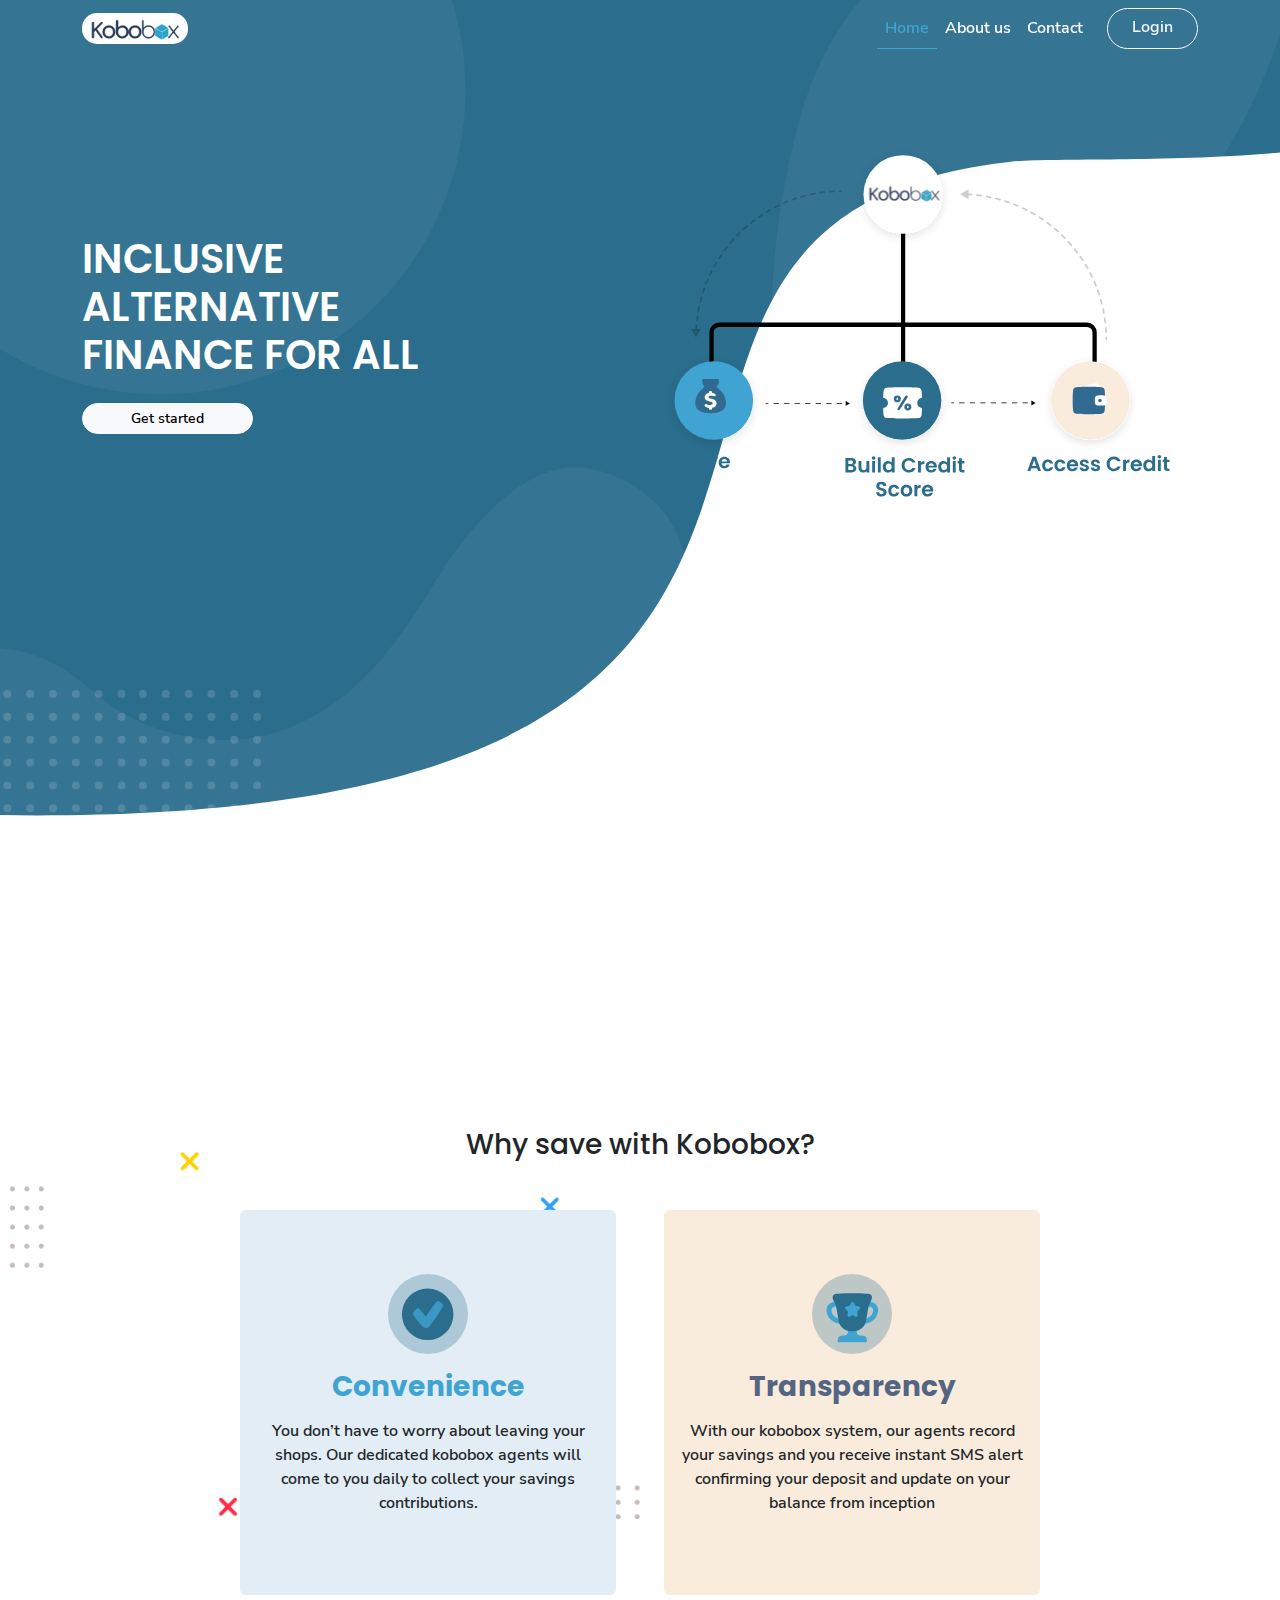
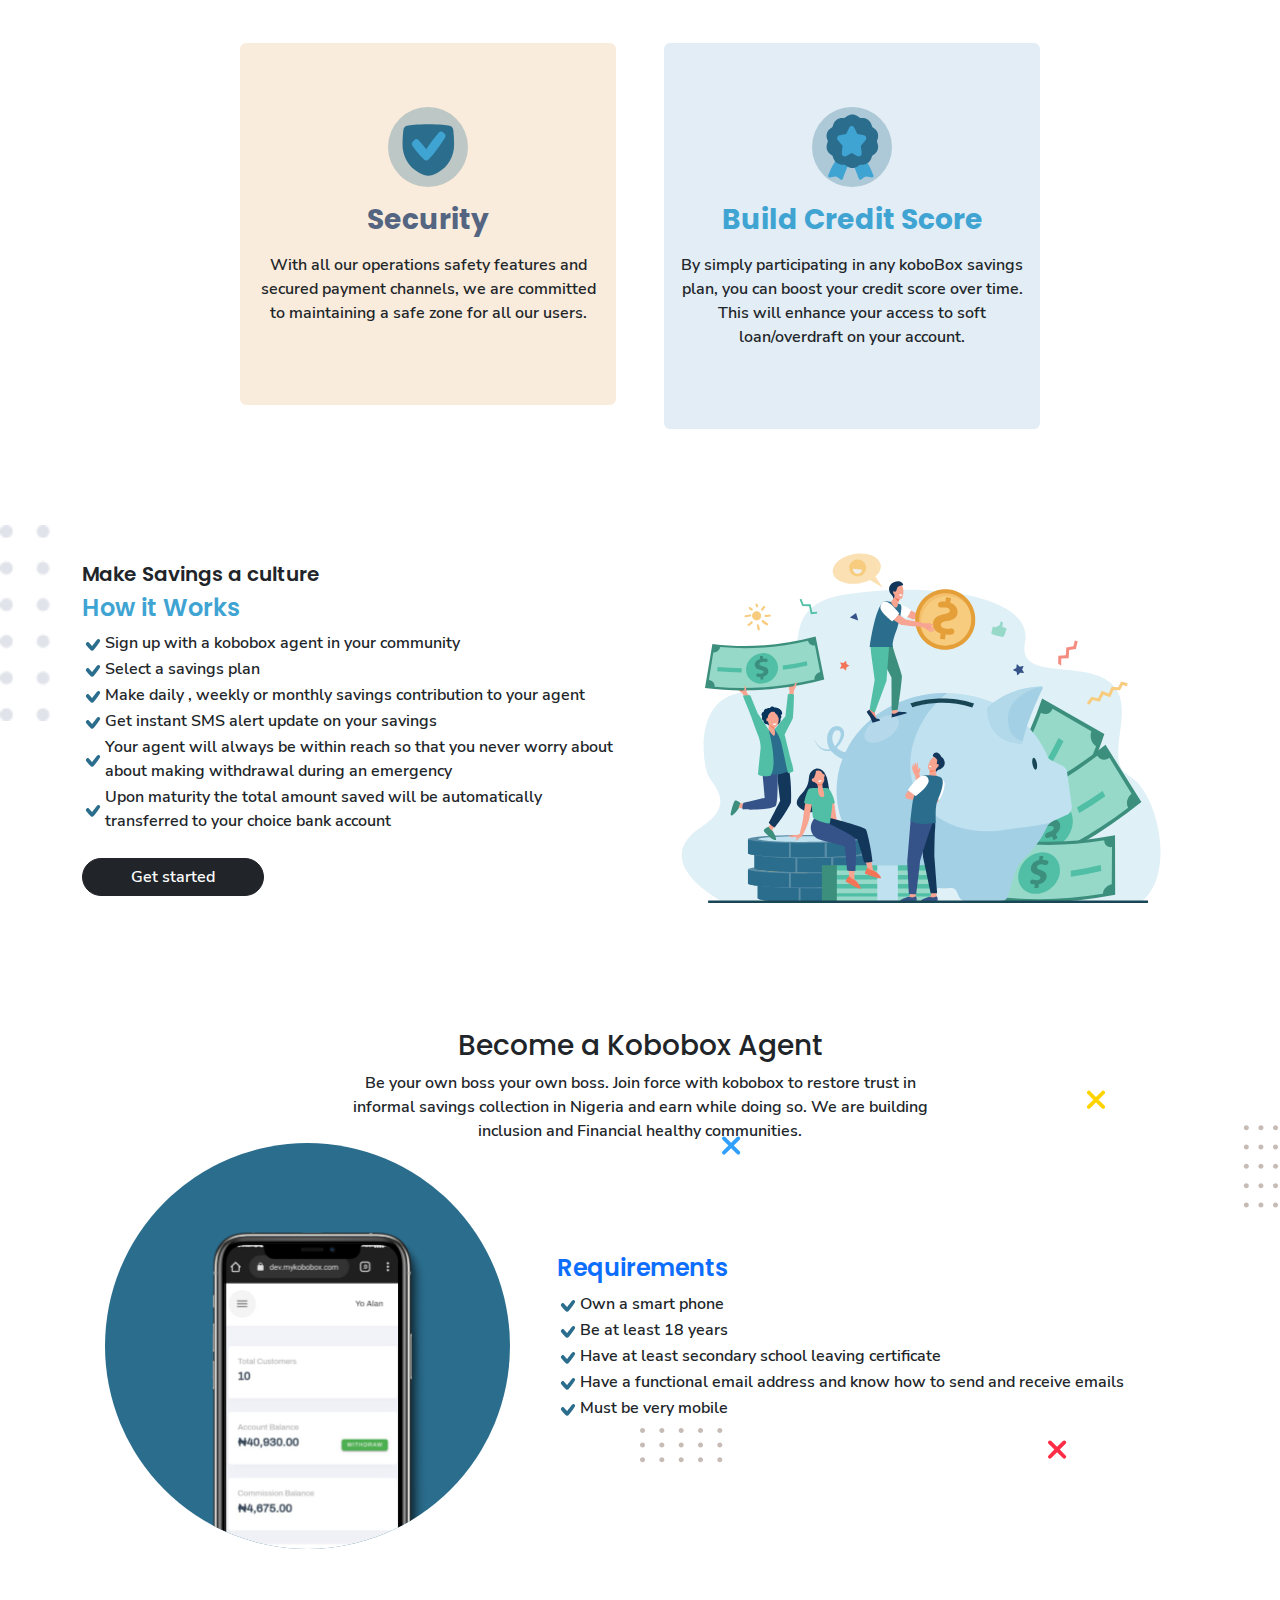
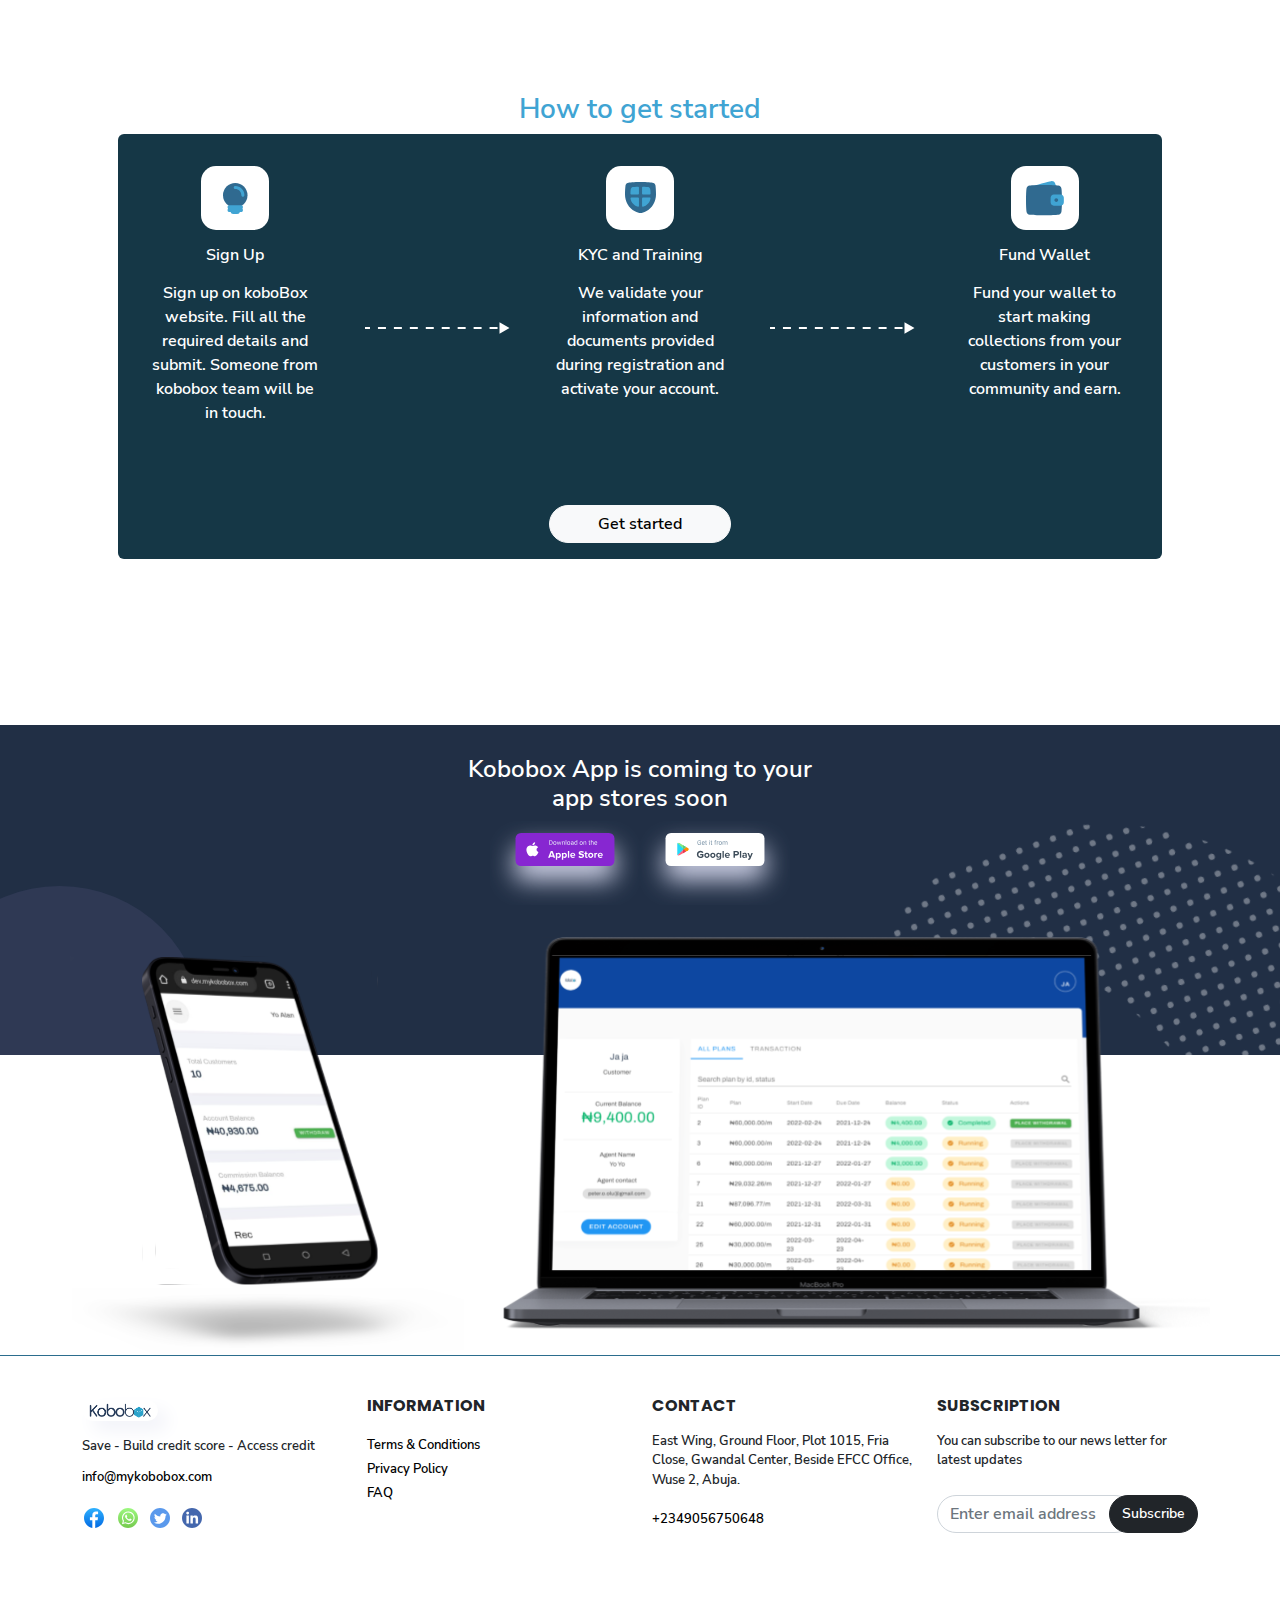
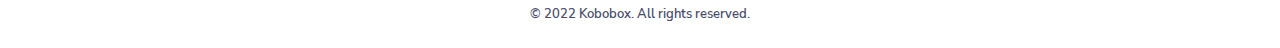
<file: index.html>
<!doctype html>
<html lang="en">

<head>
    <meta charset="utf-8">
    <title>Kobobox</title>
    <meta name="description" content="">
    <meta name="keywords" content="">
    <link rel="shortcut icon" type="image/x-icon" href="static//images/logos/Box1.png">

    <meta name="viewport" content="width=device-width, initial-scale=1">
    <link href="static/assets/bootstrap/css/bootstrap.min.css" rel="stylesheet">
    <link rel="stylesheet" href="static/assets/css/animate.min.css">
    <link rel="stylesheet" href="static/assets/css/fonts.css">
    <link rel="stylesheet" href="static/assets/slick/slick.css">
    <link rel="stylesheet" href="static/assets/slick/slick-theme.css">
    <link rel="stylesheet" href="static/assets/css/main.css">
    <link rel="stylesheet" href="static/assets/css/responsive.css">
</head>

<body>

    <header class="navbar navbar-expand-md fixed-top ">
        <div class="container">
            <a class="navbar-brand" href="index.html">
                <div class="logo-btn"><img src="static/images/logos/kobobox.png" width="100" /></div>
            </a>


            <!-- create another items here for larger screens -->

            <button class="navbar-toggler" type="button" data-bs-toggle="offcanvas" data-bs-target="#offcanvasNavbar"
                aria-controls="offcanvasNavbar">
                <span class="navbar-toggler-icon"></span>
            </button>
            <div class="offcanvas offcanvas-end" tabindex="-1" id="offcanvasNavbar"
                aria-labelledby="offcanvasNavbarLabel">
                <div class="offcanvas-header">
                    <div class="offcanvas-title" id="offcanvasNavbarLabel">
                        <a class="navbar-brand" href="index.html">
                            <div class="logo-btn"><img src="static/images/logos/kobobox.png" width="100" /></div>
                        </a>
                    </div>
                    <button type="button" class="btn-close" data-bs-dismiss="offcanvas" aria-label="Close"></button>
                </div>
                <div class="offcanvas-body">
                    <ul class="navbar-nav justify-content-end flex-grow-1 pe-3">
                        <li class="nav-item">
                            <a class="nav-link active" aria-current="page" href="index.html">Home</a>
                        </li>
                        <li class="nav-item">
                            <a class="nav-link" href="about.html">About us</a>
                        </li>
                        <li class="nav-item">
                            <a class="nav-link" href="contact.html">Contact</a>
                        </li>
                    </ul>
                    <div class="d-flex">
                        <a href="" class="btn btn-outline-light px-4">Login</a>
                    </div>
                </div>
            </div>
        </div>
    </header>


    <div class="wrapper w-100">
        <div class="banner-section animate-on-scroll">
            <div class="container">
                <div class="row">
                    <div class="col-md-6">
                        <div class="d-flex align-items-center h-50 h-md-100">
                            <div class="mb-5 mb-md-0">
                                <h1 class="animate__animated animate__pulse">INCLUSIVE <br />ALTERNATIVE <br />FINANCE
                                    FOR ALL</h1>
                                <div class="mt-4">
                                    <a href="" class="btn btn-light btn-sm px-5">Get started</a>
                                </div>
                            </div>
                        </div>
                    </div>
                    <div class="col-md-6">
                        <img src="static/artboards/graph.svg" class="mx-auto d-block animate__animated animate__swing"
                            width="95%" alt="">
                    </div>
                </div>
            </div>
        </div>



        <div class="why-section mt-5 js-scroll">
            <div class="container">
                <div class="why-save">
                    <h3 class="text-center heading mb-5">Why save with Kobobox?</h3>

                    <div class="row gx-5">
                        <div class="col-md-6">
                            <div class="card bg--primary py-5 m-5 m-md-0 mb-md-5 animate-on-scroll">
                                <div class="card-body">
                                    <div class="d-flex justify-content-center mb-3">
                                        <img src="static/artboards/convenience.svg" class="mx-auto d-block" alt="">
                                    </div>
                                    <h3 class="title text-center mb-3 text--primary">Convenience</h3>
                                    <div>
                                        <p class="text-center">
                                            You don’t have to worry about leaving your
                                            shops. Our dedicated kobobox agents
                                            will come to you daily to collect your
                                            savings contributions.
                                        </p>
                                    </div>
                                </div>
                            </div>
                        </div>

                        <div class="col-md-6">
                            <div class="card bg--secondary py-5 m-5 m-md-0 mb-md-5 animate-on-scroll">
                                <div class="card-body">
                                    <div class="d-flex justify-content-center mb-3">
                                        <img src="static/artboards/transparency.svg" class="mx-auto d-block" alt="">
                                    </div>
                                    <h3 class="title text-center text--secondary mb-3">Transparency</h3>
                                    <div>
                                        <p class="text-center">
                                            With our kobobox system, our agents
                                            record your savings and you receive instant
                                            SMS alert confirming your deposit and
                                            update on your balance from inception
                                        </p>
                                    </div>
                                </div>
                            </div>
                        </div>


                        <div class="col-md-6">
                            <div class="card bg--secondary py-5 m-5 m-md-0 mb-md-5 js-scroll animate-on-scroll">
                                <div class="card-body">
                                    <div class="d-flex justify-content-center mb-3">
                                        <img src="static/artboards/security.svg" class="mx-auto d-block" alt="">
                                    </div>
                                    <h3 class="title text-center mb-3 text--secondary">Security</h3>
                                    <div>
                                        <p class="text-center">
                                            With all our operations safety features
                                            and secured payment channels, we are committed to maintaining a safe zone
                                            for all our users.
                                        </p>
                                    </div>
                                </div>
                            </div>
                        </div>


                        <div class="col-md-6">
                            <div class="card bg--primary py-5 m-5 m-md-0 mb-md-5 js-scroll animate-on-scroll">
                                <div class="card-body">
                                    <div class="d-flex justify-content-center mb-3">
                                        <img src="static/artboards/credit-score.svg" class="mx-auto d-block" alt="">
                                    </div>
                                    <h3 class="title text-center text--primary mb-3">Build Credit Score</h3>
                                    <div>
                                        <p class="text-center">
                                            By simply participating in any koboBox savings plan, you can boost your
                                            credit
                                            score
                                            over time.
                                            This will enhance your access to soft loan/overdraft on your account.
                                        </p>
                                    </div>
                                </div>
                            </div>
                        </div>


                    </div>
                </div>
            </div>
        </div>


        <!-- How it works -->
        <div class="how-it-works mt-5 mb-5 animate-on-scroll">
            <div class="container">
                <div class="row">
                    <div class="col-md-6">
                        <div class="d-flex align-items-center h-100">
                            <div>
                                <h5>Make Savings a culture</h5>
                                <h4 class="text--primary">How it Works</h4>

                                <div>
                                    <ul class="kobobox-list list-unstyled animate-on-scroll">
                                        <li>
                                            <table>
                                                <tr>
                                                    <td><img src="static/artboards/check.svg" alt=""></td>
                                                    <td>Sign up with a kobobox agent in your community</td>
                                                </tr>
                                            </table>
                                        </li>
                                        <li>
                                            <table>
                                                <tr>
                                                    <td><img src="static/artboards/check.svg" alt=""></td>
                                                    <td>Select a savings plan</td>
                                                </tr>
                                            </table>
                                        </li>
                                        <li>
                                            <table>
                                                <tr>
                                                    <td><img src="static/artboards/check.svg" alt=""></td>
                                                    <td>Make daily , weekly or monthly savings contribution to your
                                                        agent
                                                    </td>
                                                </tr>
                                            </table>
                                        </li>
                                        <li>
                                            <table>
                                                <tr>
                                                    <td><img src="static/artboards/check.svg" alt=""></td>
                                                    <td>Get instant SMS alert update on your savings</td>
                                                </tr>
                                            </table>
                                        </li>
                                        <li>
                                            <table>
                                                <tr>
                                                    <td><img src="static/artboards/check.svg" alt=""></td>
                                                    <td>Your agent will always be within reach so that you never worry
                                                        about
                                                        about making withdrawal during an emergency</td>
                                                </tr>
                                            </table>
                                        </li>
                                        <li>
                                            <table>
                                                <tr>
                                                    <td><img src="static/artboards/check.svg" alt=""></td>
                                                    <td>Upon maturity the total amount saved will be automatically
                                                        transferred to your choice bank account</td>
                                                </tr>
                                            </table>
                                        </li>
                                    </ul>
                                </div>

                                <div class="mt-4">
                                    <a href="" class="btn btn-dark px-5">Get started</a>
                                </div>
                            </div>
                        </div>
                    </div>
                    <div class="col-md-6">
                        <img src="static/artboards/hiw.svg" class="mx-auto d-block animate-on-scroll" width="100%"
                            alt="">
                    </div>
                </div>
            </div>
        </div>



        <div class="kobobox-agent-section mt-5 animate-on-scroll">
            <div class="container">
                <h3 class="text-center heading pt-5 animate-on-scroll">Become a <br class="d-md-none"> Kobobox Agent
                </h3>
                <p class="text-center first">Be your own boss your own boss. Join force with kobobox to restore trust in
                    informal
                    savings collection in Nigeria and earn while doing so.
                    We are building inclusion and Financial healthy communities.</p>


                <div class="row">
                    <div class="col-md-5 m-3 m-md-0">
                        <img src="static/artboards/agent.svg" class="mx-auto d-block animate-on-scroll" width="90%"
                            alt="">
                    </div>
                    <div class="col-md-7">
                        <div class="d-flex align-items-center h-100">
                            <div>
                                <h4 class="text-primary text-center text-md-start">Requirements</h4>
                                <ul class="kobobox-list list-unstyled">
                                    <li>
                                        <table>
                                            <tr>
                                                <td><img src="static/artboards/check.svg" alt=""></td>
                                                <td>Own a smart phone</td>
                                            </tr>
                                        </table>
                                    </li>
                                    <li>
                                        <table>
                                            <tr>
                                                <td><img src="static/artboards/check.svg" alt=""></td>
                                                <td>Be at least 18 years</td>
                                            </tr>
                                        </table>
                                    </li>
                                    <li>
                                        <table>
                                            <tr>
                                                <td><img src="static/artboards/check.svg" alt=""></td>
                                                <td>Have at least secondary school leaving certificate</td>
                                            </tr>
                                        </table>
                                    </li>
                                    <li>
                                        <table>
                                            <tr>
                                                <td><img src="static/artboards/check.svg" alt=""></td>
                                                <td>Have a functional email address and know how to send and receive
                                                    emails
                                                </td>
                                            </tr>
                                        </table>
                                    </li>
                                    <li>
                                        <table>
                                            <tr>
                                                <td><img src="static/artboards/check.svg" alt=""></td>
                                                <td>Must be very mobile</td>
                                            </tr>
                                        </table>
                                    </li>
                                </ul>
                            </div>
                        </div>
                    </div>
                </div>
            </div>
        </div>





        <div class="container get-started-section mt-5 p-5 p-md-none animate-on-scroll">
            <h3 class="text-center heading text--primary pt-5">How to get started</h3>



            <div class="card border-0 bg--dark">
                <div class="card-body">


                    <div class="row gx-0">
                        <div class="col-12 col-md">
                            <div class="card bg-transparent border-0 mb-5 animate-on-scroll">
                                <div class="card-body">
                                    <div class="d-flex justify-content-center mb-3">
                                        <img src="static/artboards/signup.svg" class="mx-auto d-block" alt="">
                                    </div>
                                    <h6 class="title text-center text-white mb-3">Sign Up</h6>
                                    <div>
                                        <p class="text-center text-white">
                                            Sign up on koboBox website. Fill all the required details and submit.
                                            Someone from kobobox team will be in touch.
                                        </p>
                                    </div>
                                </div>
                            </div>
                        </div>

                        <div class="col-12 col-md">
                            <div class="d-flex justify-content-center align-items-center h-100 animate-on-scroll">
                                <img src="static/artboards/vector.svg" class="mx-auto d-none d-md-block" alt="">
                                <img src="static/artboards/vector-vertical.svg" class="mx-auto d-block d-md-none"
                                    alt="">
                            </div>
                        </div>

                        <div class="col-12 col-md">
                            <div class="card bg-transparent border-0 mb-5 animate-on-scroll">
                                <div class="card-body">
                                    <div class="d-flex justify-content-center mb-3">
                                        <img src="static/artboards/kyc.svg" class="mx-auto d-block" alt="">
                                    </div>
                                    <h6 class="title text-center text-white mb-3">KYC and Training</h6>
                                    <div>
                                        <p class="text-center text-white">
                                            We validate your information and documents provided during registration and
                                            activate your account.
                                        </p>
                                    </div>
                                </div>
                            </div>
                        </div>

                        <div class="col-12 col-md">
                            <div class="d-flex justify-content-center align-items-center h-100 animate-on-scroll">
                                <img src="static/artboards/vector.svg" class="mx-auto d-none d-md-block" alt="">
                                <img src="static/artboards/vector-vertical.svg" class="mx-auto d-block d-md-none"
                                    alt="">
                            </div>
                        </div>

                        <div class="col-12 col-md">
                            <div class="card bg-transparent border-0 mb-5 animate-on-scroll">
                                <div class="card-body">
                                    <div class="d-flex justify-content-center mb-3">
                                        <img src="static/artboards/fund-wallet.svg" class="mx-auto d-block" alt="">
                                    </div>
                                    <h6 class="title text-center text-white mb-3">Fund Wallet</h6>
                                    <div>
                                        <p class="text-center text-white">
                                            Fund your wallet to start making collections from your customers in your
                                            community and earn.
                                        </p>
                                    </div>
                                </div>
                            </div>
                        </div>

                    </div>

                    <div class="text-center mb-5 mb-md-0">
                        <a href="" class="btn btn-light px-5">Get started</a>
                    </div>
                </div>
            </div>
        </div>




        <!-- hide testimonial with "d-none" -->
        <div class="testimonial-section mt-5 animate-on-scroll d-none">

            <div class="container px-4">
                <h3 class="text-center heading pt-5 mb-5">What the people think</h3>
                <div class="testimonial-slider">
                    <div class="p-2">
                        <div class="card">
                            <div class="card-body">
                                <figure class="">
                                    <div class="row gx-0">
                                        <div class="col-3">
                                            <img src="static/images/Screenshot 2022-06-27 031007.png" alt="">
                                        </div>
                                        <div class="col-9">
                                            <div class="d-flex align-items-center h-100">
                                                <div>
                                                    <blockquote class="blockquote">
                                                        <h6>Charles Patterson</h6>
                                                    </blockquote>
                                                    <figcaption class="blockquote-footer mb-0">
                                                        Software Developer
                                                    </figcaption>
                                                </div>
                                            </div>
                                        </div>
                                    </div>


                                </figure>
                                <p class="comment">
                                    “consetetur sadipscing elitr, sed diam nonumy eirmod tempor invidunt ut
                                    labore et dolore magna aliquyam erat, sed diam voluptua.”
                                </p>
                            </div>
                        </div>
                    </div>

                    <div class="p-2">
                        <div class="card">
                            <div class="card-body">
                                <figure class="">
                                    <div class="row gx-0">
                                        <div class="col-3">
                                            <img src="static/images/Screenshot 2022-06-27 031007.png" alt="">
                                        </div>
                                        <div class="col-9">
                                            <div class="d-flex align-items-center h-100">
                                                <div>
                                                    <blockquote class="blockquote">
                                                        <h6>Charles Patterson</h6>
                                                    </blockquote>
                                                    <figcaption class="blockquote-footer mb-0">
                                                        Software Developer
                                                    </figcaption>
                                                </div>
                                            </div>
                                        </div>
                                    </div>


                                </figure>
                                <p class="comment">
                                    “consetetur sadipscing elitr, sed diam nonumy eirmod tempor invidunt ut
                                    labore et dolore magna aliquyam erat, sed diam voluptua.”
                                </p>
                            </div>
                        </div>
                    </div>

                    <div class="p-2">
                        <div class="card">
                            <div class="card-body">
                                <figure class="">
                                    <div class="row gx-0">
                                        <div class="col-3">
                                            <img src="static/images/Screenshot 2022-06-27 031007.png" alt="">
                                        </div>
                                        <div class="col-9">
                                            <div class="d-flex align-items-center h-100">
                                                <div>
                                                    <blockquote class="blockquote">
                                                        <h6>Charles Patterson</h6>
                                                    </blockquote>
                                                    <figcaption class="blockquote-footer mb-0">
                                                        Software Developer
                                                    </figcaption>
                                                </div>
                                            </div>
                                        </div>
                                    </div>


                                </figure>
                                <p class="comment">
                                    “consetetur sadipscing elitr, sed diam nonumy eirmod tempor invidunt ut
                                    labore et dolore magna aliquyam erat, sed diam voluptua.”
                                </p>
                            </div>
                        </div>
                    </div>

                    <div class="p-2">
                        <div class="card">
                            <div class="card-body">
                                <figure class="">
                                    <div class="row gx-0">
                                        <div class="col-3">
                                            <img src="static/images/Screenshot 2022-06-27 031007.png" alt="">
                                        </div>
                                        <div class="col-9">
                                            <div class="d-flex align-items-center h-100">
                                                <div>
                                                    <blockquote class="blockquote">
                                                        <h6>Charles Patterson</h6>
                                                    </blockquote>
                                                    <figcaption class="blockquote-footer mb-0">
                                                        Software Developer
                                                    </figcaption>
                                                </div>
                                            </div>
                                        </div>
                                    </div>


                                </figure>
                                <p class="comment">
                                    “consetetur sadipscing elitr, sed diam nonumy eirmod tempor invidunt ut
                                    labore et dolore magna aliquyam erat, sed diam voluptua.”
                                </p>
                            </div>
                        </div>
                    </div>

                    <div class="p-2">
                        <div class="card">
                            <div class="card-body">
                                <figure class="">
                                    <div class="row gx-0">
                                        <div class="col-3">
                                            <img src="static/images/Screenshot 2022-06-27 031007.png" alt="">
                                        </div>
                                        <div class="col-9">
                                            <div class="d-flex align-items-center h-100">
                                                <div>
                                                    <blockquote class="blockquote">
                                                        <h6>Charles Patterson</h6>
                                                    </blockquote>
                                                    <figcaption class="blockquote-footer mb-0">
                                                        Software Developer
                                                    </figcaption>
                                                </div>
                                            </div>
                                        </div>
                                    </div>


                                </figure>
                                <p class="comment">
                                    “consetetur sadipscing elitr, sed diam nonumy eirmod tempor invidunt ut
                                    labore et dolore magna aliquyam erat, sed diam voluptua.”
                                </p>
                            </div>
                        </div>
                    </div>
                </div>
            </div>

        </div>



        <div class="app-download position-relative mt-5 animate-on-scroll">

            <div class="container position-relative">
                <div class="overlay">
                    <div class="text-center text-white">
                        <h4>Kobobox App is <br class="d-md-none" />coming to your <br
                                class="d-none d-md-block" />app stores <br class="d-md-none" />soon</h4>

                        <div class="btnx d-flex justify-content-center">
                            <a href=""><img src="static/artboards/apple-store.svg" alt=""></a>
                            <a href=""><img src="static/artboards/google-play.svg" alt=""></a>
                        </div>


                        <div class="devices animate-on-scroll">
                            <img src="static/artboards/screens.svg" class="img-fluid" alt="">
                        </div>

                    </div>
                </div>
            </div>
        </div>




        <footer class="">
            <div class="container">
                <div class="row">
                    <div class="col-6 col-md-3 mb-5">
                        <a class="" href="/">
                            <div class="logo-btn mb-3"><img src="static/images/logos/kobobox.png" width="70" /></div>
                        </a>

                        <p class="mb-2">Save - Build credit score -
                            Access credit</p>

                        <a class="d-inline-block mb-3" href="mailto:info@mykobobox.com">info@mykobobox.com</a>

                        <div>
                            <a href="" class="d-inline-block me-2">
                                <img src="static/artboards/social-fb.svg" alt="">
                            </a>
                            <a href="" class="d-inline-block me-2">
                                <img src="static/artboards/social-whatsapp.svg" alt="">
                            </a>
                            <a href="" class="d-inline-block me-2">
                                <img src="static/artboards/social-twitter.svg" alt="">
                            </a>
                            <a href="" class="d-inline-block me-2">
                                <img src="static/artboards/social-linkedin.svg" alt="">
                            </a>
                        </div>
                    </div>
                    <div class="col-6 col-md-3 mb-5">
                        <h5 class="mb-3">INFORMATION</h5>

                        <ul class="list-unstyled">
                            <li><a href="javascript:void(0)">Terms & Conditions</a></li>
                            <li><a href="javascript:void(0)">Privacy Policy</a></li>
                            <li><a href="contact.html?#faq">FAQ</a></li>
                        </ul>
                    </div>
                    <div class="col-6 col-md-3 mb-5">
                        <h5 class="mb-3">CONTACT</h5>

                        <p>East Wing, Ground Floor, Plot 1015, Fria Close,
                            Gwandal Center, Beside EFCC Office,
                            Wuse 2, Abuja.</p>

                        <a href="tel:+2349056750648">+2349056750648</a>
                    </div>
                    <div class="col-6 col-md-3 mb-5">
                        <h5 class="mb-3">SUBSCRIPTION</h5>

                        <p class="mb-4">You can subscribe to our news letter
                            for latest updates </p>

                        <div class="input-group">
                            <input type="text" class="form-control" placeholder="Enter email address">
                            <button class="btn btn-dark" type="button" id="button-addon2">Subscribe</button>
                        </div>
                    </div>
                </div>

                <p class="text-center pt-4 pb-4 mb-0 copyright">&copy; 2022 Kobobox. All rights reserved.</p>
            </div>
        </footer>

    </div>




    <script src="static/assets/bootstrap/js/bootstrap.bundle.min.js"></script>
    <script src="static/assets/js/jquery-3-6-0.js"></script>
    <script src="static/assets/slick/slick.min.js"></script>
    <script src="static/assets/js/main.js"></script>
</body>

</html>
</file>
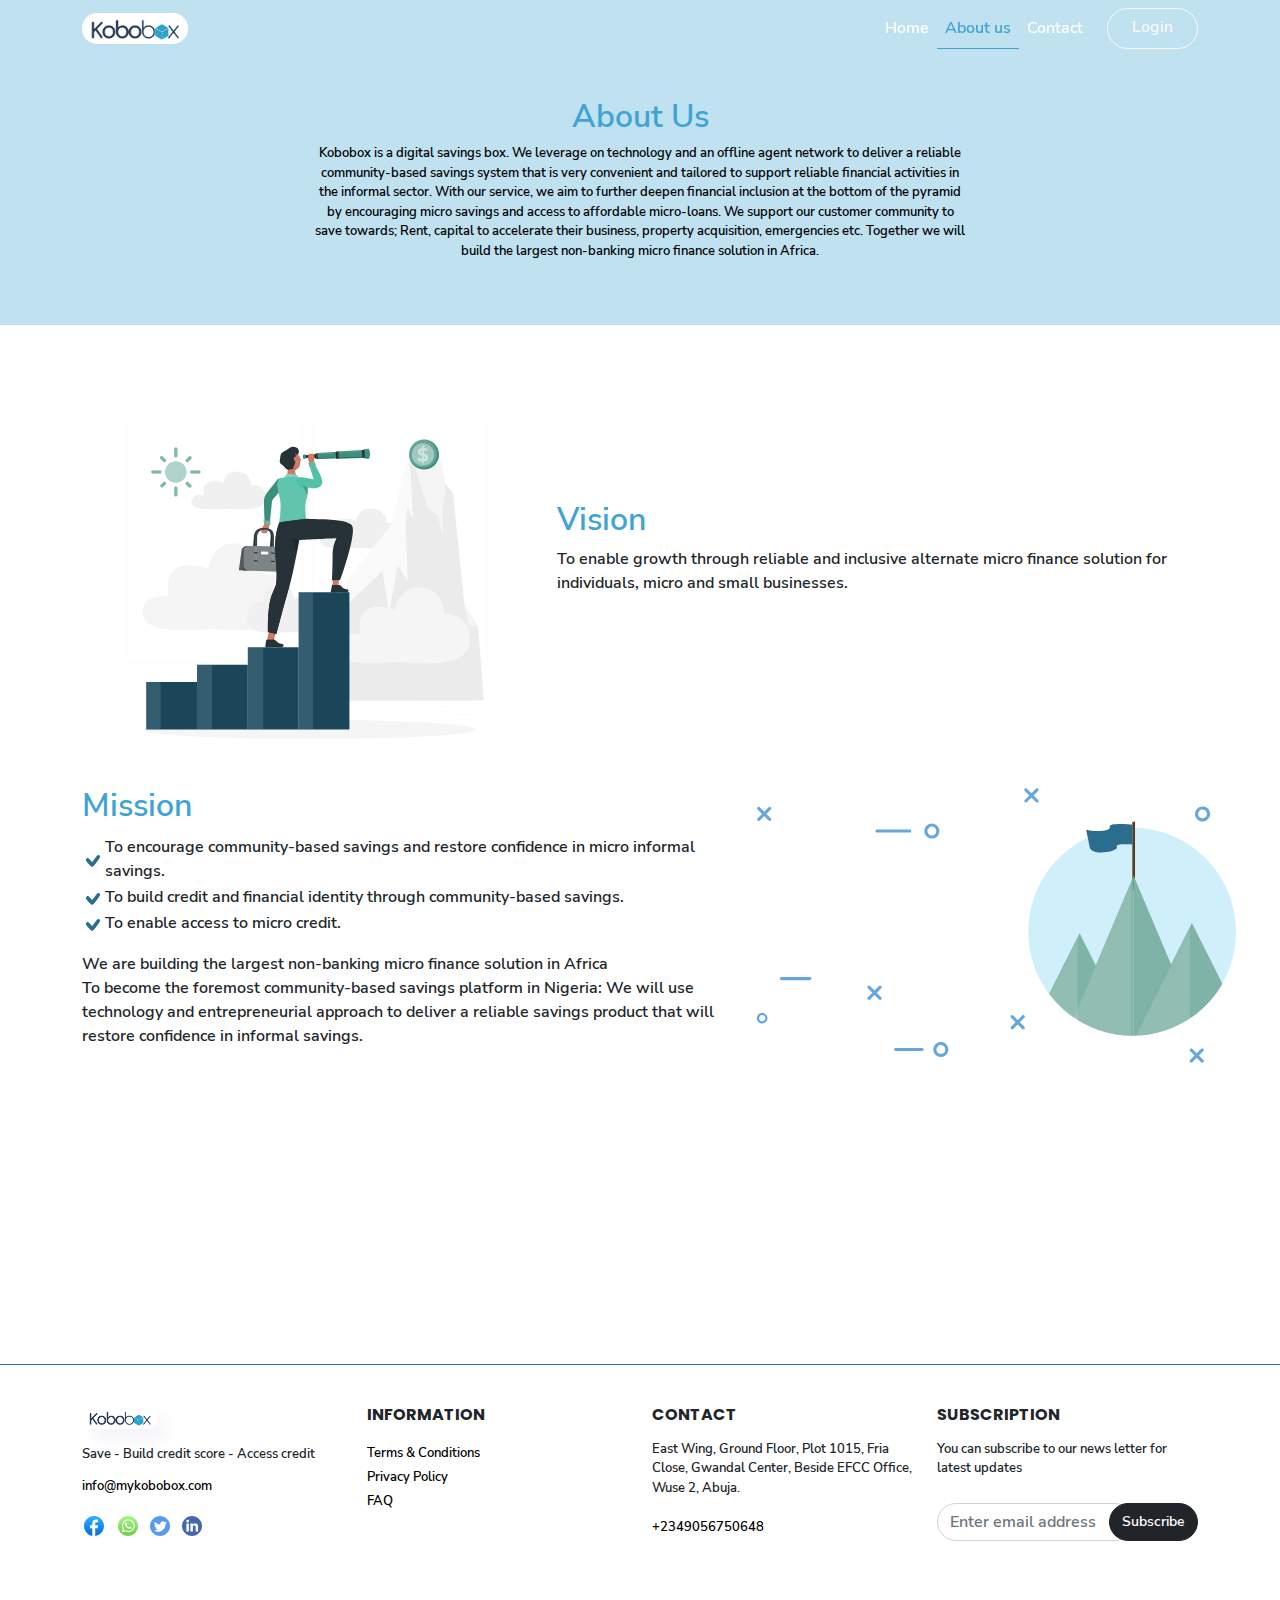
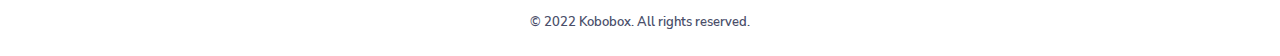
<file: about.html>
<!doctype html>
<html lang="en">

<head>
    <meta charset="utf-8">
    <title>Kobobox</title>
    <meta name="description" content="">
    <meta name="keywords" content="">
    <link rel="shortcut icon" type="image/x-icon" href="static//images/logos/Box1.png">

    <meta name="viewport" content="width=device-width, initial-scale=1">
    <link href="static/assets/bootstrap/css/bootstrap.min.css" rel="stylesheet">
    <link rel="stylesheet" href="static/assets/css/animate.min.css">
    <link rel="stylesheet" href="static/assets/css/fonts.css">
    <link rel="stylesheet" href="static/assets/slick/slick.css">
    <link rel="stylesheet" href="static/assets/slick/slick-theme.css">
    <link rel="stylesheet" href="static/assets/css/main.css">
    <link rel="stylesheet" href="static/assets/css/responsive.css">
</head>

<body>

    <header class="navbar navbar-expand-md fixed-top">
        <div class="container">
            <a class="navbar-brand" href="index.html">
                <div class="logo-btn"><img src="static/images/logos/kobobox.png" width="100" /></div>
            </a>


            <!-- create another items here for larger screens -->

            <button class="navbar-toggler" type="button" data-bs-toggle="offcanvas" data-bs-target="#offcanvasNavbar"
                aria-controls="offcanvasNavbar">
                <span class="navbar-toggler-icon"></span>
            </button>
            <div class="offcanvas offcanvas-end" tabindex="-1" id="offcanvasNavbar"
                aria-labelledby="offcanvasNavbarLabel">
                <div class="offcanvas-header">
                    <div class="offcanvas-title" id="offcanvasNavbarLabel">
                        <a class="navbar-brand" href="index.html">
                            <div class="logo-btn"><img src="static/images/logos/kobobox.png" width="100" /></div>
                        </a>
                    </div>
                    <button type="button" class="btn-close" data-bs-dismiss="offcanvas" aria-label="Close"></button>
                </div>
                <div class="offcanvas-body">
                    <ul class="navbar-nav justify-content-end flex-grow-1 pe-3">
                        <li class="nav-item">
                            <a class="nav-link" aria-current="page" href="index.html">Home</a>
                        </li>
                        <li class="nav-item">
                            <a class="nav-link active" href="about.html">About us</a>
                        </li>
                        <li class="nav-item">
                            <a class="nav-link" href="contact.html">Contact</a>
                        </li>
                    </ul>
                    <div class="d-flex">
                        <a href="" class="btn btn-outline-light px-4">Login</a>
                    </div>
                </div>
            </div>
        </div>
    </header>


    <div class="wrapper">

        <div class="header text-center animate-on-scroll">
            <div class="container pt-5 pb-5">
                <div class="box px-5 px-md-0">
                    <h2 class="text--primary">About Us</h2>
                    <p class="text--dark animate-on-scroll">Kobobox is a digital savings box. We leverage on technology and an offline 
                        agent network to deliver a reliable community-based savings system that is very convenient and
                        tailored to support reliable financial activities in the informal sector. With our service, we
                        aim
                        to further deepen financial inclusion at the bottom of the pyramid by encouraging micro savings
                        and
                        access to affordable micro-loans. We support our customer community to save towards; Rent,
                        capital
                        to accelerate their business, property acquisition, emergencies etc. Together we will build the
                        largest non-banking micro finance solution in Africa.</p>
                </div>
            </div>
        </div>



        <div class="vision mt-5">
            <div class="container">
                <div class="row">
                    <div class="col-md-5">
                        <img src="static/artboards/vission.svg" class="mx-auto d-block" width="95%" alt="">
                    </div>
                    <div class="col-md-7">
                        <div class="d-flex justify-content-center align-items-center h-100 px-5 px-md-0 animate-on-scroll">
                            <div>
                                <h2 class="text--primary">Vision</h2>
                                <p>
                                    To enable growth through reliable and inclusive alternate micro finance solution for
                                    individuals, micro and small businesses.
                                </p>
                            </div>
                        </div>
                    </div>
                </div>
            </div>
        </div>


        <div class="mission mt-5 animate-on-scroll">
            <div class="container">
                <div class="row">

                    <div class="col-md-7">
                        <div class="d-flex justify-content-center align-items-center h-100 px-5 px-md-0">
                            <div>
                                <h2 class="text--primary">Mission</h2>
                                <ul class="kobobox-list list-unstyled">
                                    <li>
                                        <table>
                                            <tr>
                                                <td><img src="static/artboards/check.svg" alt=""></td>
                                                <td>To encourage community-based savings  and restore confidence in micro informal savings.
                                                    
                                                    </td>
                                            </tr>
                                        </table>
                                    </li>
                                    <li>
                                        <table>
                                            <tr>
                                                <td><img src="static/artboards/check.svg" alt=""></td>
                                                <td>To build credit and financial identity through community-based savings.</td>
                                            </tr>
                                        </table>
                                    </li>
                                    <li>
                                        <table>
                                            <tr>
                                                <td><img src="static/artboards/check.svg" alt=""></td>
                                                <td>To enable access to micro credit.</td>
                                            </tr>
                                        </table>
                                    </li>
                                </ul>
                                <p>
                                    We are building the largest non-banking micro finance solution in Africa
                                    <br />To become the foremost community-based savings platform in Nigeria: We will use
                                    technology and entrepreneurial approach to deliver a reliable savings product that
                                    will restore confidence in informal savings.
                                </br>
                            </div>
                        </div>
                    </div>

                    <!-- <div class="col-md-5">
                        <img src="static/artboards/vission.svg" class="mx-auto d-block" width="95%" alt="">
                    </div> -->

                </div>
            </div>
        </div>




        <footer class="">
            <div class="container">
                <div class="row">
                    <div class="col-6 col-md-3 mb-5">
                        <a class="" href="/">
                            <div class="logo-btn mb-3"><img src="static/images/logos/kobobox.png" width="70" /></div>
                        </a>

                        <p class="mb-2">Save -  Build credit score -  
                            Access credit</p>

                        <a class="d-inline-block mb-3" href="mailto:info@mykobobox.com">info@mykobobox.com</a>
                        
                        <div>
                            <a href="" class="d-inline-block me-2">
                                <img src="static/artboards/social-fb.svg" alt="">
                            </a>
                            <a href="" class="d-inline-block me-2">
                                <img src="static/artboards/social-whatsapp.svg" alt="">
                            </a>
                            <a href="" class="d-inline-block me-2">
                                <img src="static/artboards/social-twitter.svg" alt="">
                            </a>
                            <a href="" class="d-inline-block me-2">
                                <img src="static/artboards/social-linkedin.svg" alt="">
                            </a>
                        </div>
                    </div>
                    <div class="col-6 col-md-3 mb-5">
                        <h5 class="mb-3">INFORMATION</h5>

                        <ul class="list-unstyled">
                            <li><a href="javascript:void(0)">Terms & Conditions</a></li>
                            <li><a href="javascript:void(0)">Privacy Policy</a></li>
                            <li><a href="contact.html?#faq">FAQ</a></li>
                        </ul>
                    </div>
                    <div class="col-6 col-md-3 mb-5">
                        <h5 class="mb-3">CONTACT</h5>

                        <p>East Wing, Ground Floor, Plot 1015, Fria Close,
                            Gwandal Center, Beside EFCC Office,
                            Wuse 2, Abuja.</p>

                        <a href="tel:+2349056750648">+2349056750648</a>
                    </div>
                    <div class="col-6 col-md-3 mb-5">
                        <h5 class="mb-3">SUBSCRIPTION</h5>

                        <p class="mb-4">You can subscribe to our news letter
                            for latest updates </p>

                        <div class="input-group">
                            <input type="text" class="form-control" placeholder="Enter email address">
                            <button class="btn btn-dark" type="button" id="button-addon2">Subscribe</button>
                            </div>
                    </div>
                </div>

                <p class="text-center pt-4 pb-4 mb-0 copyright">&copy; 2022 Kobobox. All rights reserved.</p>
            </div>
        </footer>

    </div>




    <script src="static/assets/bootstrap/js/bootstrap.bundle.min.js"></script>
    <script src="static/assets//js//jquery-3-6-0.js"></script>
    <script src="static/assets/slick/slick.min.js"></script>
    <script src="static/assets/js/main.js"></script>
</body>

</html>
</file>
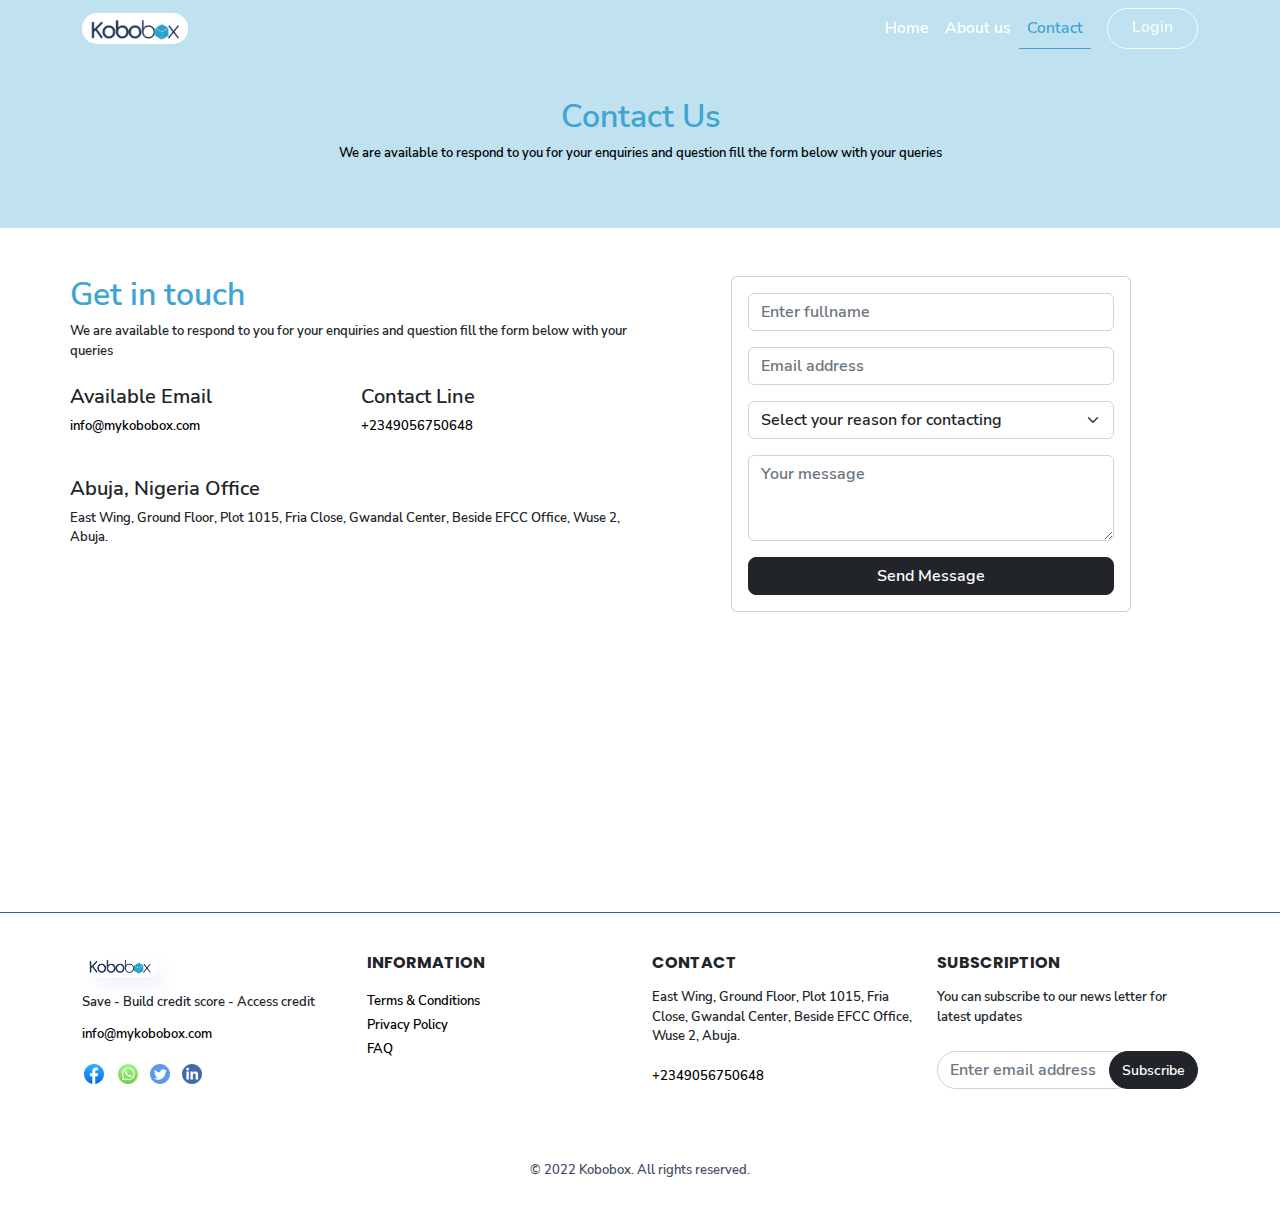
<file: contact.html>
<!doctype html>
<html lang="en">

<head>
    <meta charset="utf-8">
    <title>Kobobox</title>
    <meta name="description" content="">
    <meta name="keywords" content="">
    <link rel="shortcut icon" type="image/x-icon" href="static//images/logos/Box1.png">

    <meta name="viewport" content="width=device-width, initial-scale=1">
    <link href="static/assets/bootstrap/css/bootstrap.min.css" rel="stylesheet">
    <link rel="stylesheet" href="static/assets/css/animate.min.css">
    <link rel="stylesheet" href="static/assets/css/fonts.css">
    <link rel="stylesheet" href="static/assets/slick/slick.css">
    <link rel="stylesheet" href="static/assets/slick/slick-theme.css">
    <link rel="stylesheet" href="static/assets/css/main.css">
    <link rel="stylesheet" href="static/assets/css/responsive.css">
</head>

<body>

    <header class="navbar navbar-expand-md fixed-top">
        <div class="container">
            <a class="navbar-brand" href="index.html">
                <div class="logo-btn"><img src="static/images/logos/kobobox.png" width="100" /></div>
            </a>


            <!-- create another items here for larger screens -->

            <button class="navbar-toggler" type="button" data-bs-toggle="offcanvas" data-bs-target="#offcanvasNavbar"
                aria-controls="offcanvasNavbar">
                <span class="navbar-toggler-icon"></span>
            </button>
            <div class="offcanvas offcanvas-end" tabindex="-1" id="offcanvasNavbar"
                aria-labelledby="offcanvasNavbarLabel">
                <div class="offcanvas-header">
                    <div class="offcanvas-title" id="offcanvasNavbarLabel">
                        <a class="navbar-brand" href="index.html">
                            <div class="logo-btn"><img src="static/images/logos/kobobox.png" width="100" /></div>
                        </a>
                    </div>
                    <button type="button" class="btn-close" data-bs-dismiss="offcanvas" aria-label="Close"></button>
                </div>
                <div class="offcanvas-body">
                    <ul class="navbar-nav justify-content-end flex-grow-1 pe-3">
                        <li class="nav-item">
                            <a class="nav-link" aria-current="page" href="index.html">Home</a>
                        </li>
                        <li class="nav-item">
                            <a class="nav-link" href="about.html">About us</a>
                        </li>
                        <li class="nav-item">
                            <a class="nav-link active" href="contact.html">Contact</a>
                        </li>
                    </ul>
                    <div class="d-flex">
                        <a href="" class="btn btn-outline-light px-4">Login</a>
                    </div>
                </div>
            </div>
        </div>
    </header>


    <div class="wrapper">


        <div class="header text-center">
            <div class="container pt-5 pb-5">
                <div class="box px-5 px-md-0">
                    <h2 class="text--primary animate-on-scroll">Contact Us</h2>
                    <p class="text--dark animate-on-scroll">We are available to respond to you for your enquiries and question fill the
                        form below with your queries </p>
                </div>
            </div>
        </div>



        <div class="get-in-touch mt-5">
            <div class="container px-5 px-md-0">
                <div class="row">

                    <div class="col-md-6">
                        <div class="mb-4 animate-on-scroll">
                            <h2 class="text--primary animate-on-scroll">Get in touch</h2>
                            <p>
                                We are available to respond to you for your enquiries and question fill the form
                                below with your queries
                            </p>
                        </div>
                        <div class="mb-4 animate-on-scroll">
                            <div class="row">
                                <div class="col">
                                    <h5 class="">Available Email</h5>
                                    <p>
                                        <!-- <a href="mailto:contact@mykobobox.com" class="d-block">contact@mykobobox.com
                                        </a> -->
                                        <a href="mailto:info@mykobobox.com" class="d-block">info@mykobobox.com</a>
                                    </p>
                                </div>
                                <div class="col">
                                    <h5 class="">Contact Line</h5>
                                    <p>
                                        <a href="tel:+2349056750648" class="d-block">+2349056750648</a>
                                    </p>
                                </div>
                            </div>
                        </div>
                        <div class="animate-on-scroll">
                            <h5 class="">Abuja, Nigeria Office</h5>
                            <p>
                                East Wing, Ground Floor, Plot 1015, Fria Close,
                                Gwandal Center, Beside EFCC Office,
                                Wuse 2, Abuja.
                            </p>
                        </div>
                    </div>

                    <div class="col-md-6">
                        <div class="card">
                            <div class="card-body animate-on-scroll">
                                <div>
                                    <form action="" method="post">
                                        <div class="mb-3">
                                            <input type="text" class="form-control" placeholder="Enter fullname">
                                        </div>
                                        <div class="mb-3">
                                            <input type="text" class="form-control" placeholder="Email address">
                                        </div>
                                        <div class="mb-3">
                                            <select class="form-select" placeholder="Select your reason for contacting">
                                                <option selected disabled>Select your reason for contacting</option>
                                                <option value="">Signin problem</option>
                                                <option value="">Withdrawal</option>
                                                <option value="">Others</option>
                                            </select>
                                        </div>
                                        <div class="mb-3">
                                            <textarea name="message" id="" rows="3" class="form-control"
                                                placeholder="Your message"></textarea>
                                        </div>
                                        <div class="d-grid">
                                            <button type="submit" class="btn btn-dark">Send Message</button>
                                        </div>
                                    </form>
                                </div>
                            </div>
                        </div>
                    </div>

                </div>
            </div>
        </div>



        <!-- hide faq with "d-none" -->
        <div class="faq mt-5 animate-on-scroll d-none" id="faq">
            <div class="container">
                <h3 class="text-center heading mb-5 pt-5">Frequently Aked Question</h3>


                <div class="accordion px-5 px-md-0" id="accordionExample">
                    <div class="accordion-item">
                        <h2 class="accordion-header" id="headingOne">
                            <button class="accordion-button" type="button" data-bs-toggle="collapse"
                                data-bs-target="#collapseOne" aria-expanded="true" aria-controls="collapseOne">
                                What’s the minimum amout I can save with ?
                            </button>
                        </h2>
                        <div id="collapseOne" class="accordion-collapse collapse show" aria-labelledby="headingOne"
                            data-bs-parent="#accordionExample">
                            <div class="accordion-body">
                                Lorem ipsum, dolor sit amet consectetur adipisicing elit. Modi recusandae ea cupiditate
                                nisi? Quidem numquam odio tenetur! Quasi magni necessitatibus, mollitia aliquam nobis
                                velit cum iste delectus quam doloremque numquam?
                            </div>
                        </div>
                    </div>
                    <div class="accordion-item">
                        <h2 class="accordion-header" id="headingTwo">
                            <button class="accordion-button collapsed" type="button" data-bs-toggle="collapse"
                                data-bs-target="#collapseTwo" aria-expanded="false" aria-controls="collapseTwo">
                                What’s the withdrawal limit ?
                            </button>
                        </h2>
                        <div id="collapseTwo" class="accordion-collapse collapse" aria-labelledby="headingTwo"
                            data-bs-parent="#accordionExample">
                            <div class="accordion-body">
                                Quidem numquam odio tenetur! Quasi magni necessitatibus, mollitia aliquam nobis
                                velit cum iste delectus quam doloremque numquam?
                            </div>
                        </div>
                    </div>
                    <div class="accordion-item">
                        <h2 class="accordion-header" id="headingThree">
                            <button class="accordion-button collapsed" type="button" data-bs-toggle="collapse"
                                data-bs-target="#collapseThree" aria-expanded="false" aria-controls="collapseThree">
                                Can I link my bank to Kobobox ?
                            </button>
                        </h2>
                        <div id="collapseThree" class="accordion-collapse collapse" aria-labelledby="headingThree"
                            data-bs-parent="#accordionExample">
                            <div class="accordion-body">
                                Quasi magni necessitatibus, mollitia aliquam nobis
                                velit cum iste delectus quam doloremque numquam?
                            </div>
                        </div>
                    </div>
                    <div class="accordion-item">
                        <h2 class="accordion-header" id="headingFour">
                            <button class="accordion-button collapsed" type="button" data-bs-toggle="collapse"
                                data-bs-target="#collapseFour" aria-expanded="false" aria-controls="collapseFour">
                                Can I open an account for someone else ?
                            </button>
                        </h2>
                        <div id="collapseFour" class="accordion-collapse collapse" aria-labelledby="headingFour"
                            data-bs-parent="#accordionExample">
                            <div class="accordion-body">
                                Quasi magni necessitatibus, mollitia aliquam nobis
                                velit cum iste delectus quam doloremque numquam?
                            </div>
                        </div>
                    </div>
                </div>

            </div>
        </div>




        <footer class="">
            <div class="container">
                <div class="row">
                    <div class="col-6 col-md-3 mb-5">
                        <a class="" href="/">
                            <div class="logo-btn mb-3"><img src="static/images/logos/kobobox.png" width="70" /></div>
                        </a>

                        <p class="mb-2">Save -  Build credit score -  
                            Access credit</p>

                        <a class="d-inline-block mb-3" href="mailto:info@mykobobox.com">info@mykobobox.com</a>
                        
                        <div>
                            <a href="" class="d-inline-block me-2">
                                <img src="static/artboards/social-fb.svg" alt="">
                            </a>
                            <a href="" class="d-inline-block me-2">
                                <img src="static/artboards/social-whatsapp.svg" alt="">
                            </a>
                            <a href="" class="d-inline-block me-2">
                                <img src="static/artboards/social-twitter.svg" alt="">
                            </a>
                            <a href="" class="d-inline-block me-2">
                                <img src="static/artboards/social-linkedin.svg" alt="">
                            </a>
                        </div>
                    </div>
                    <div class="col-6 col-md-3 mb-5">
                        <h5 class="mb-3">INFORMATION</h5>

                        <ul class="list-unstyled">
                            <li><a href="javascript:void(0)">Terms & Conditions</a></li>
                            <li><a href="javascript:void(0)">Privacy Policy</a></li>
                            <li><a href="contact.html?#faq">FAQ</a></li>
                        </ul>
                    </div>
                    <div class="col-6 col-md-3 mb-5">
                        <h5 class="mb-3">CONTACT</h5>

                        <p>East Wing, Ground Floor, Plot 1015, Fria Close,
                            Gwandal Center, Beside EFCC Office,
                            Wuse 2, Abuja.</p>

                        <a href="tel:+2349056750648">+2349056750648</a>
                    </div>
                    <div class="col-6 col-md-3 mb-5">
                        <h5 class="mb-3">SUBSCRIPTION</h5>

                        <p class="mb-4">You can subscribe to our news letter
                            for latest updates </p>

                        <div class="input-group">
                            <input type="text" class="form-control" placeholder="Enter email address">
                            <button class="btn btn-dark" type="button" id="button-addon2">Subscribe</button>
                            </div>
                    </div>
                </div>

                <p class="text-center pt-4 pb-4 mb-0 copyright">&copy; 2022 Kobobox. All rights reserved.</p>
            </div>
        </footer>

    </div>




    <script src="static/assets/bootstrap/js/bootstrap.bundle.min.js"></script>
    <script src="static/assets//js//jquery-3-6-0.js"></script>
    <script src="static/assets/slick/slick.min.js"></script>
    <script src="static/assets/js/main.js"></script>
</body>

</html>
</file>
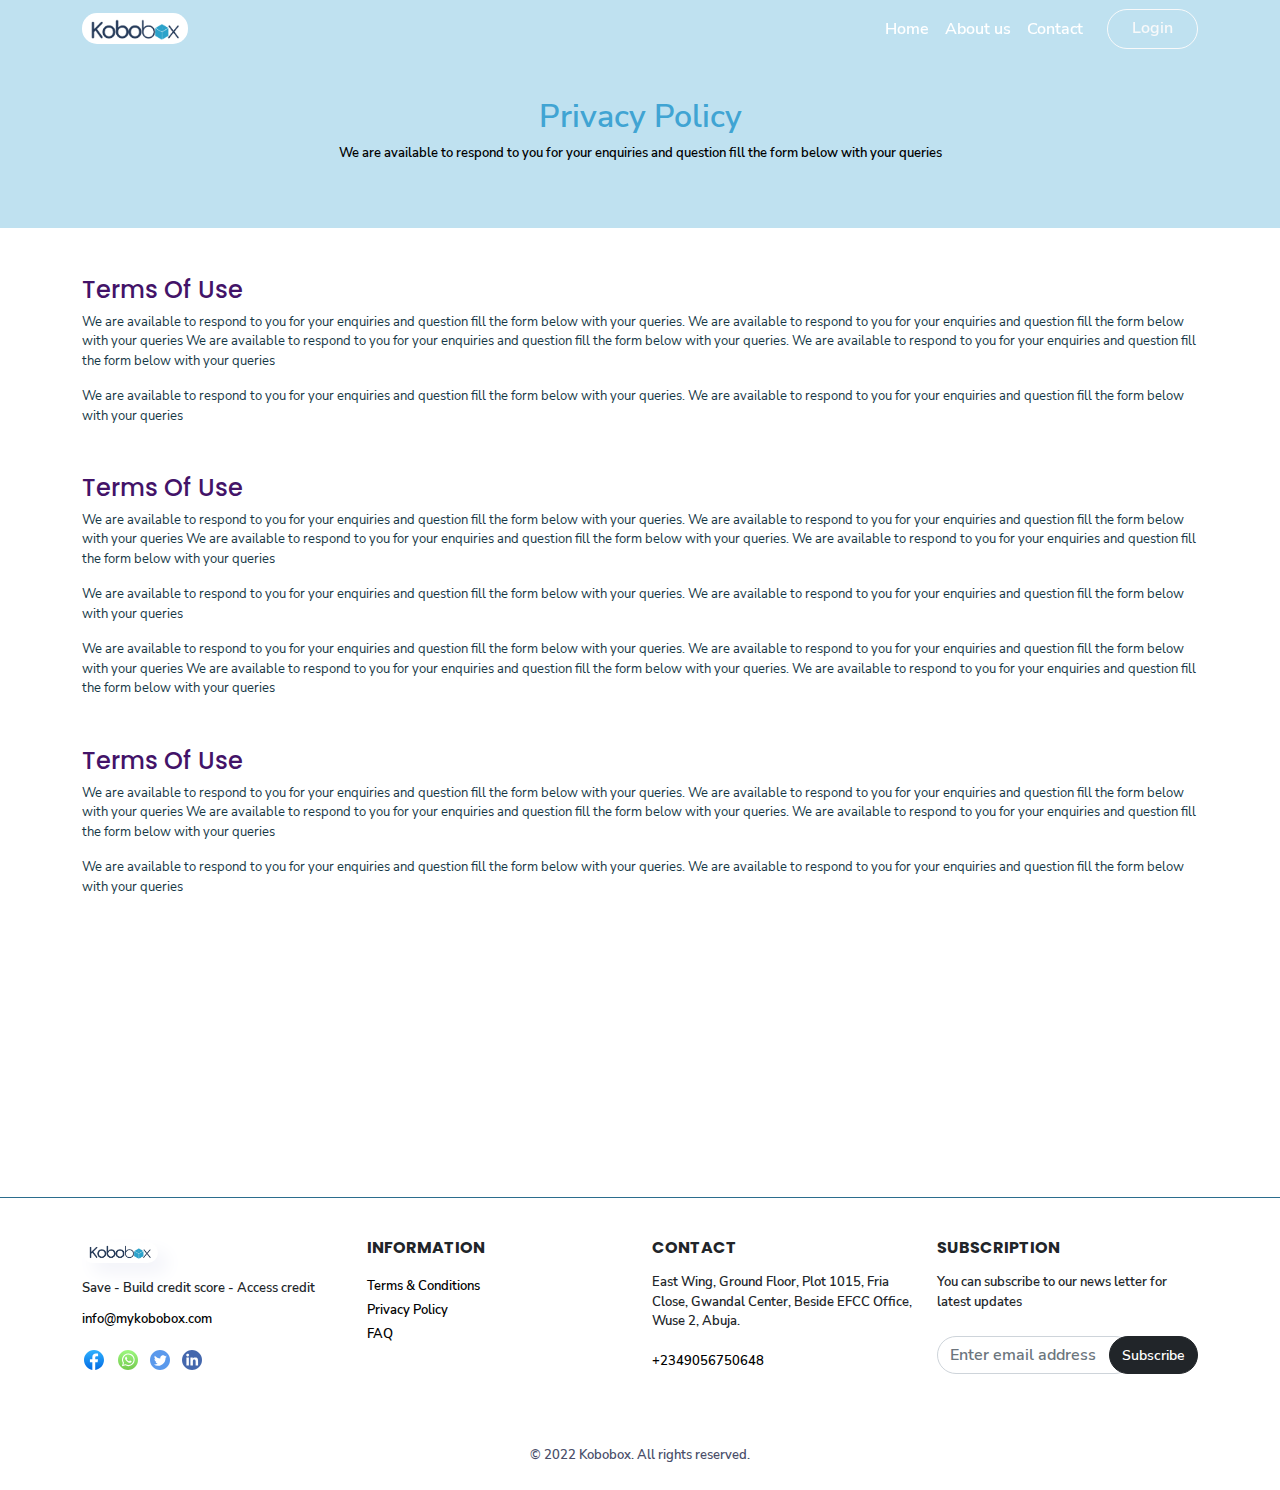
<file: privacy-policy.html>
<!doctype html>
<html lang="en">

<head>
    <meta charset="utf-8">
    <title>Kobobox</title>
    <meta name="description" content="">
    <meta name="keywords" content="">
    <link rel="shortcut icon" type="image/x-icon" href="static//images/logos/Box1.png">

    <meta name="viewport" content="width=device-width, initial-scale=1">
    <link href="static/assets/bootstrap/css/bootstrap.min.css" rel="stylesheet">
    <link rel="stylesheet" href="static/assets/css/animate.min.css">
    <link rel="stylesheet" href="static/assets/css/fonts.css">
    <link rel="stylesheet" href="static/assets/slick/slick.css">
    <link rel="stylesheet" href="static/assets/slick/slick-theme.css">
    <link rel="stylesheet" href="static/assets/css/main.css">
    <link rel="stylesheet" href="static/assets/css/responsive.css">
</head>

<body>

    <header class="navbar navbar-expand-md fixed-top">
        <div class="container">
            <a class="navbar-brand" href="index.html">
                <div class="logo-btn"><img src="static/images/logos/kobobox.png" width="100" /></div>
            </a>


            <!-- create another items here for larger screens -->

            <button class="navbar-toggler" type="button" data-bs-toggle="offcanvas" data-bs-target="#offcanvasNavbar"
                aria-controls="offcanvasNavbar">
                <span class="navbar-toggler-icon"></span>
            </button>
            <div class="offcanvas offcanvas-end" tabindex="-1" id="offcanvasNavbar"
                aria-labelledby="offcanvasNavbarLabel">
                <div class="offcanvas-header">
                    <div class="offcanvas-title" id="offcanvasNavbarLabel">
                        <a class="navbar-brand" href="index.html">
                            <div class="logo-btn"><img src="static/images/logos/kobobox.png" width="100" /></div>
                        </a>
                    </div>
                    <button type="button" class="btn-close" data-bs-dismiss="offcanvas" aria-label="Close"></button>
                </div>
                <div class="offcanvas-body">
                    <ul class="navbar-nav justify-content-end flex-grow-1 pe-3">
                        <li class="nav-item">
                            <a class="nav-link" aria-current="page" href="index.html">Home</a>
                        </li>
                        <li class="nav-item">
                            <a class="nav-link" href="about.html">About us</a>
                        </li>
                        <li class="nav-item">
                            <a class="nav-link" href="contact.html">Contact</a>
                        </li>
                    </ul>
                    <div class="d-flex">
                        <a href="" class="btn btn-outline-light px-4">Login</a>
                    </div>
                </div>
            </div>
        </div>
    </header>


    <div class="wrapper">

        <div class="header text-center">
            <div class="container pt-5 pb-5">
                <h2 class="text--primary animate-on-scroll">Privacy Policy</h2>
                <p class="text--dark animate-on-scroll">We are available to respond to you for your enquiries and question fill the form
                    below with your queries </p>
            </div>
        </div>


        <div class="container mt-5 policy animate-on-scroll">
            <h4 class="text--tertiary">Terms Of Use</h4>
            <p>
                We are available to respond to you for your enquiries and question fill the form below with your
                queries. We are available to respond to you for your enquiries and question fill the form below with
                your queries We are available to respond to you for your enquiries and question fill the form below with
                your queries. We are available to respond to you for your enquiries and question fill the form below
                with your queries
            </p>

            <p>
                We are available to respond to you for your enquiries and question fill the form below with your
                queries. We are available to respond to you for your enquiries and question fill the form below with
                your queries
            </p>
        </div>



        <div class="container mt-5 policy">
            <h4 class="text--tertiary">Terms Of Use</h4>
            <p>
                We are available to respond to you for your enquiries and question fill the form below with your
                queries. We are available to respond to you for your enquiries and question fill the form below with
                your queries We are available to respond to you for your enquiries and question fill the form below with
                your queries. We are available to respond to you for your enquiries and question fill the form below
                with your queries
            </p>

            <p>
                We are available to respond to you for your enquiries and question fill the form below with your
                queries. We are available to respond to you for your enquiries and question fill the form below with
                your queries
            </p>

            <p>
                We are available to respond to you for your enquiries and question fill the form below with your
                queries. We are available to respond to you for your enquiries and question fill the form below with
                your queries We are available to respond to you for your enquiries and question fill the form below with
                your queries. We are available to respond to you for your enquiries and question fill the form below
                with your queries
            </p>
        </div>



        <div class="container mt-5 policy">
            <h4 class="text--tertiary">Terms Of Use</h4>
            <p>
                We are available to respond to you for your enquiries and question fill the form below with your
                queries. We are available to respond to you for your enquiries and question fill the form below with
                your queries We are available to respond to you for your enquiries and question fill the form below with
                your queries. We are available to respond to you for your enquiries and question fill the form below
                with your queries
            </p>

            <p>
                We are available to respond to you for your enquiries and question fill the form below with your
                queries. We are available to respond to you for your enquiries and question fill the form below with
                your queries
            </p>
        </div>





        <footer class="">
            <div class="container">
                <div class="row">
                    <div class="col-6 col-md-3 mb-5">
                        <a class="" href="/">
                            <div class="logo-btn mb-3"><img src="static/images/logos/logo.png" width="70" /></div>
                        </a>

                        <p class="mb-2">Save -  Build credit score -  
                            Access credit</p>

                        <a class="d-inline-block mb-3" href="mailto:info@mykobobox.com">info@mykobobox.com</a>
                        
                        <div>
                            <a href="" class="d-inline-block me-2">
                                <img src="static/artboards/social-fb.svg" alt="">
                            </a>
                            <a href="" class="d-inline-block me-2">
                                <img src="static/artboards/social-whatsapp.svg" alt="">
                            </a>
                            <a href="" class="d-inline-block me-2">
                                <img src="static/artboards/social-twitter.svg" alt="">
                            </a>
                            <a href="" class="d-inline-block me-2">
                                <img src="static/artboards/social-linkedin.svg" alt="">
                            </a>
                        </div>
                    </div>
                    <div class="col-6 col-md-3 mb-5">
                        <h5 class="mb-3">INFORMATION</h5>

                        <ul class="list-unstyled">
                            <li><a href="tnc.html">Terms & Conditions</a></li>
                            <li><a href="privacy-policy.html">Privacy Policy</a></li>
                            <li><a href="contact.html?#faq">FAQ</a></li>
                        </ul>
                    </div>
                    <div class="col-6 col-md-3 mb-5">
                        <h5 class="mb-3">CONTACT</h5>

                        <p>East Wing, Ground Floor, Plot 1015, Fria Close,
                            Gwandal Center, Beside EFCC Office,
                            Wuse 2, Abuja.</p>

                        <a href="tel:+2349056750648">+2349056750648</a>
                    </div>
                    <div class="col-6 col-md-3 mb-5">
                        <h5 class="mb-3">SUBSCRIPTION</h5>

                        <p class="mb-4">You can subscribe to our news letter
                            for latest updates </p>

                        <div class="input-group">
                            <input type="text" class="form-control" placeholder="Enter email address">
                            <button class="btn btn-dark" type="button" id="button-addon2">Subscribe</button>
                            </div>
                    </div>
                </div>

                <p class="text-center pt-4 pb-4 mb-0 copyright">&copy; 2022 Kobobox. All rights reserved.</p>
            </div>
        </footer>

    </div>




    <script src="static/assets/bootstrap/js/bootstrap.bundle.min.js"></script>
    <script src="static/assets//js//jquery-3-6-0.js"></script>
    <script src="static/assets/slick/slick.min.js"></script>
    <script src="static/assets/js/main.js"></script>
</body>

</html>
</file>
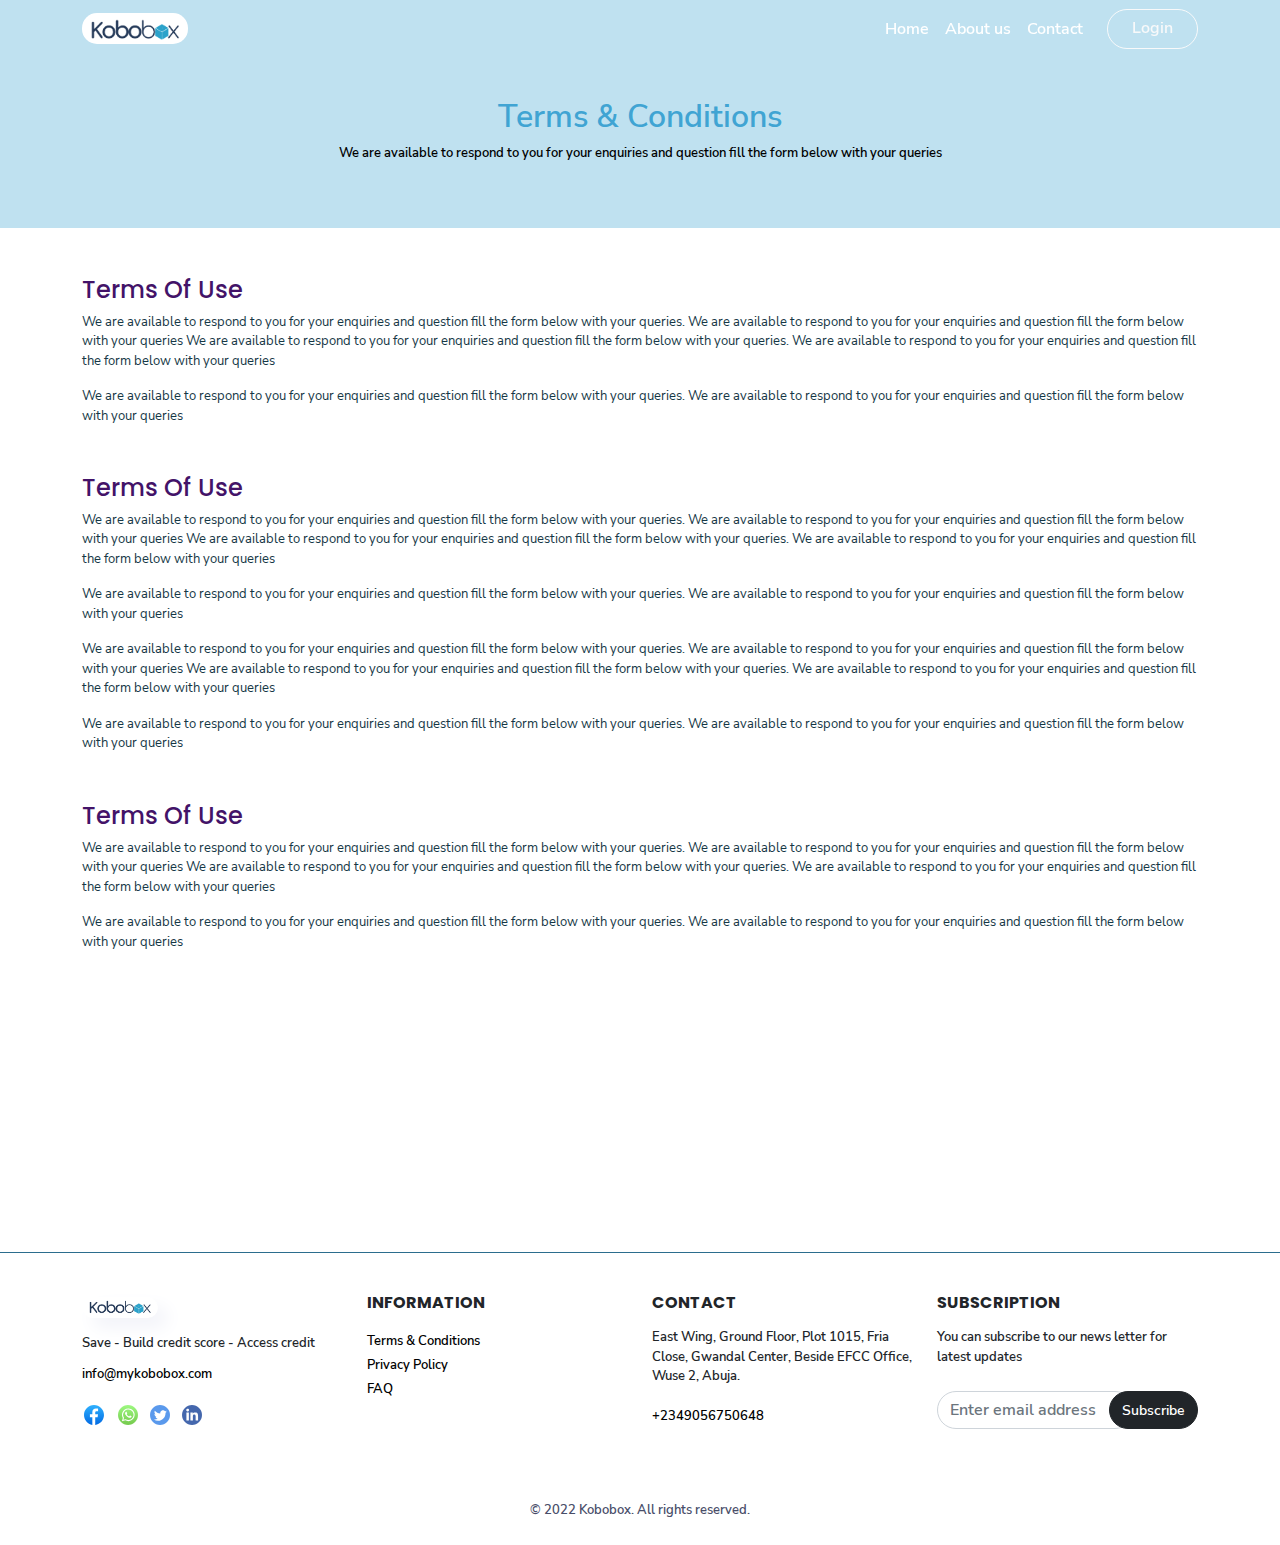
<file: tnc.html>
<!doctype html>
<html lang="en">

<head>
    <meta charset="utf-8">
    <title>Kobobox</title>
    <meta name="description" content="">
    <meta name="keywords" content="">
    <link rel="shortcut icon" type="image/x-icon" href="static//images/logos/Box1.png">

    <meta name="viewport" content="width=device-width, initial-scale=1">
    <link href="static/assets/bootstrap/css/bootstrap.min.css" rel="stylesheet">
    <link rel="stylesheet" href="static/assets/css/animate.min.css">
    <link rel="stylesheet" href="static/assets/css/fonts.css">
    <link rel="stylesheet" href="static/assets/slick/slick.css">
    <link rel="stylesheet" href="static/assets/slick/slick-theme.css">
    <link rel="stylesheet" href="static/assets/css/main.css">
    <link rel="stylesheet" href="static/assets/css/responsive.css">
</head>

<body>

    <header class="navbar navbar-expand-md fixed-top">
        <div class="container">
            <a class="navbar-brand" href="index.html">
                <div class="logo-btn"><img src="static/images/logos/kobobox.png" width="100" /></div>
            </a>


            <!-- create another items here for larger screens -->

            <button class="navbar-toggler" type="button" data-bs-toggle="offcanvas" data-bs-target="#offcanvasNavbar"
                aria-controls="offcanvasNavbar">
                <span class="navbar-toggler-icon"></span>
            </button>
            <div class="offcanvas offcanvas-end" tabindex="-1" id="offcanvasNavbar"
                aria-labelledby="offcanvasNavbarLabel">
                <div class="offcanvas-header">
                    <div class="offcanvas-title" id="offcanvasNavbarLabel">
                        <a class="navbar-brand" href="index.html">
                            <div class="logo-btn"><img src="static/images/logos/kobobox.png" width="100" /></div>
                        </a>
                    </div>
                    <button type="button" class="btn-close" data-bs-dismiss="offcanvas" aria-label="Close"></button>
                </div>
                <div class="offcanvas-body">
                    <ul class="navbar-nav justify-content-end flex-grow-1 pe-3">
                        <li class="nav-item">
                            <a class="nav-link" aria-current="page" href="index.html">Home</a>
                        </li>
                        <li class="nav-item">
                            <a class="nav-link" href="about.html">About us</a>
                        </li>
                        <li class="nav-item">
                            <a class="nav-link" href="contact.html">Contact</a>
                        </li>
                    </ul>
                    <div class="d-flex">
                        <a href="" class="btn btn-outline-light px-4">Login</a>
                    </div>
                </div>
            </div>
        </div>
    </header>


    <div class="wrapper">

        <div class="header text-center animate-on-scroll">
            <div class="container pt-5 pb-5">
                <h2 class="text--primary">Terms & Conditions</h2>
                <p class="text--dark">We are available to respond to you for your enquiries and question fill the form
                    below with your queries </p>
            </div>
        </div>


        <div class="container mt-5 policy">
            <h4 class="text--tertiary">Terms Of Use</h4>
            <p>
                We are available to respond to you for your enquiries and question fill the form below with your
                queries. We are available to respond to you for your enquiries and question fill the form below with
                your queries We are available to respond to you for your enquiries and question fill the form below with
                your queries. We are available to respond to you for your enquiries and question fill the form below
                with your queries
            </p>

            <p>
                We are available to respond to you for your enquiries and question fill the form below with your
                queries. We are available to respond to you for your enquiries and question fill the form below with
                your queries
            </p>
        </div>



        <div class="container mt-5 policy">
            <h4 class="text--tertiary">Terms Of Use</h4>
            <p>
                We are available to respond to you for your enquiries and question fill the form below with your
                queries. We are available to respond to you for your enquiries and question fill the form below with
                your queries We are available to respond to you for your enquiries and question fill the form below with
                your queries. We are available to respond to you for your enquiries and question fill the form below
                with your queries
            </p>

            <p>
                We are available to respond to you for your enquiries and question fill the form below with your
                queries. We are available to respond to you for your enquiries and question fill the form below with
                your queries
            </p>

            <p>
                We are available to respond to you for your enquiries and question fill the form below with your
                queries. We are available to respond to you for your enquiries and question fill the form below with
                your queries We are available to respond to you for your enquiries and question fill the form below with
                your queries. We are available to respond to you for your enquiries and question fill the form below
                with your queries
            </p>

            <p>
                We are available to respond to you for your enquiries and question fill the form below with your
                queries. We are available to respond to you for your enquiries and question fill the form below with
                your queries
            </p>
        </div>



        <div class="container mt-5 policy">
            <h4 class="text--tertiary">Terms Of Use</h4>
            <p>
                We are available to respond to you for your enquiries and question fill the form below with your
                queries. We are available to respond to you for your enquiries and question fill the form below with
                your queries We are available to respond to you for your enquiries and question fill the form below with
                your queries. We are available to respond to you for your enquiries and question fill the form below
                with your queries
            </p>

            <p>
                We are available to respond to you for your enquiries and question fill the form below with your
                queries. We are available to respond to you for your enquiries and question fill the form below with
                your queries
            </p>
        </div>





        <footer class="">
            <div class="container">
                <div class="row">
                    <div class="col-6 col-md-3 mb-5">
                        <a class="" href="/">
                            <div class="logo-btn mb-3"><img src="static/images/logos/logo.png" width="70" /></div>
                        </a>

                        <p class="mb-2">Save -  Build credit score -  
                            Access credit</p>

                        <a class="d-inline-block mb-3" href="mailto:info@mykobobox.com">info@mykobobox.com</a>
                        
                        <div>
                            <a href="" class="d-inline-block me-2">
                                <img src="static/artboards/social-fb.svg" alt="">
                            </a>
                            <a href="" class="d-inline-block me-2">
                                <img src="static/artboards/social-whatsapp.svg" alt="">
                            </a>
                            <a href="" class="d-inline-block me-2">
                                <img src="static/artboards/social-twitter.svg" alt="">
                            </a>
                            <a href="" class="d-inline-block me-2">
                                <img src="static/artboards/social-linkedin.svg" alt="">
                            </a>
                        </div>
                    </div>
                    <div class="col-6 col-md-3 mb-5">
                        <h5 class="mb-3">INFORMATION</h5>

                        <ul class="list-unstyled">
                            <li><a href="tnc.html">Terms & Conditions</a></li>
                            <li><a href="privacy-policy.html">Privacy Policy</a></li>
                            <li><a href="contact.html?#faq">FAQ</a></li>
                        </ul>
                    </div>
                    <div class="col-6 col-md-3 mb-5">
                        <h5 class="mb-3">CONTACT</h5>

                        <p>East Wing, Ground Floor, Plot 1015, Fria Close,
                            Gwandal Center, Beside EFCC Office,
                            Wuse 2, Abuja.</p>

                        <a href="tel:+2349056750648">+2349056750648</a>
                    </div>
                    <div class="col-6 col-md-3 mb-5">
                        <h5 class="mb-3">SUBSCRIPTION</h5>

                        <p class="mb-4">You can subscribe to our news letter
                            for latest updates </p>

                        <div class="input-group">
                            <input type="text" class="form-control" placeholder="Enter email address">
                            <button class="btn btn-dark" type="button" id="button-addon2">Subscribe</button>
                            </div>
                    </div>
                </div>

                <p class="text-center pt-4 pb-4 mb-0 copyright">&copy; 2022 Kobobox. All rights reserved.</p>
            </div>
        </footer>

    </div>




    <script src="static/assets/bootstrap/js/bootstrap.bundle.min.js"></script>
    <script src="static/assets//js//jquery-3-6-0.js"></script>
    <script src="static/assets/slick/slick.min.js"></script>
    <script src="static/assets/js/main.js"></script>
</body>

</html>
</file>
<file: static/assets/css/fonts.css>
@font-face {
    font-family: "kobobox-bold";
    src: url(../fonts/NunitoSans/NunitoSans-Bold.ttf);
}

@font-face {
    font-family: "kobobox-regular";
    src: url(../fonts/NunitoSans/NunitoSans-Regular.ttf);
}

@font-face {
    font-family: "kobobox-semibold";
    src: url(../fonts/NunitoSans/NunitoSans-SemiBold.ttf);
}

@font-face {
    font-family: "poppins-medium";
    src: url(../fonts/Poppins/Poppins-Medium.ttf);
}

@font-face {
    font-family: "poppins-semibold";
    src: url(../fonts/Poppins/Poppins-SemiBold.ttf);
}

@font-face {
    font-family: "poppins-bold";
    src: url(../fonts/Poppins/Poppins-Bold.ttf);
}

@font-face {
    font-family: "poppins-regular";
    src: url(../fonts/Poppins/Poppins-Regular.ttf);
}
</file>
<file: static/assets/css/main.css>
*{
    font-family: "kobobox-semibold";
}

.wrapper{
    max-width: 100%;
    overflow: hidden;
}

.navbar-toggler{
    border: none;
}
.navbar-toggler:focus{
    box-shadow: none;
}


.navbar-toggler-icon {
    display: inline-block;
    width: 1.5em;
    height: 1.5em;
    vertical-align: middle;
    background-image: url("../../artboards/menu-dark.svg");
    background-repeat: no-repeat;
    background-position: center;
    background-size: 100%;
}

.nav-link{
    color: #fff;
}

.navbar-nav .nav-link.active, .navbar-nav .show>.nav-link {
    color: #40A4D3;
    border-bottom: 1px solid #40A4D3;
}

.bg-nav{
    background-color: rgba(0,0,0,0.5);
}

.btn{
    border-radius: 25px;
}


.logo-btn{
    padding: 0px 3px 1px 3px;
    background-color: white;
    border-radius: 15px;
}


.banner-section{
    background-image: url(../../artboards/header-bg1.svg);
    background-size: cover;
    height: 120vh;
    background-repeat: no-repeat;
    padding-top: 150px!important;

}



.banner-section h1{
    font-family: "poppins-semibold";
    color: white;
}


.why-section h3.heading, .kobobox-agent-section h3.heading{
    font-family: "poppins-medium";
}

.why-section img{
    max-width: 80px;
}

.why-section {
    background-image: url(../../artboards/vectors/vector-group3.png);
    background-position: left top;
    
    background-repeat: no-repeat;
    background-size: contain;
    background-size: 50%;
}


.why-section .why-save{
    max-width: 800px;
    margin: 0 auto;
}


.why-section h3.title{
    font-family: "poppins-bold";
}

.why-section .card{
    border: none;
}

.bg--primary{
    background-color: #E3EDF5;
}

.bg--secondary{
    background-color: #FAECDC;
}

.bg--dark{
    background-color: #153746;
}

.text--primary{
    color: #40A4D3;
}
.text--secondary{
    color: #546581;
}

.text--dark{
    color:#625D5D
}

.text--tertiary{
    color:#431368
}

.how-it-works{
    background-image: url(../../artboards/vectors/dots-y.png);
    background-position: left top;
    
    background-repeat: no-repeat;
    background-size: contain;
    background-size: 5%;
}

.how-it-works h5, .how-it-works h4, .kobobox-agent-section h4, .get-started-section .col h6{
    font-family: "poppins-semibold";
}

.kobobox-list img{
    max-width: 20px;
}

.kobobox-list p{
    margin-bottom: 0;
}

.kobobox-agent-section{
    background-image: url(../../artboards/vectors/vector-group2.svg);
    background-position: right center;
    
    background-repeat: no-repeat;
    background-size: contain;
    background-size: 50%;
}

.kobobox-agent-section p.first{
    max-width: 600px;
    margin: 0 auto;
}

.get-started-section .col .card img{
    max-width: 40px;
}

.get-started-section .col .card p{
    font-size: 12px;
}


.slick-prev:before, .slick-next:before {
    color: #306A90;
}


.testimonial-section{
    background-image: url(../../artboards/vectors/vectors-group.png);
    background-position: left center;
    
    background-repeat: no-repeat;
    background-size: contain;
    padding-bottom: 20px;
}


.testimonial-section .card{
    border: none;
    box-shadow: 5px 10px 18px #F2F3F9;
}

.testimonial-section figure{
    background-image: url(../../artboards/quotes.svg);
    background-position: top right;
    background-repeat: no-repeat;
    background-size: 20px;
    padding-right: 20px;

}

.testimonial-section img{
    height: 60px;
    width: 60px;
    border-radius: 50%;
}

.testimonial-section p.comment{
    font-size: 13px;
    color: #758FA4;
    font-family: "kobobox-regular";
}

.testimonial-section figcaption{
    font-size: 13px;
    color: #758FA4;
    font-family: "poppins-regular";
}

.testimonial-section blockquote h6{
    font-size: 13px;
    color: #494E69;
    font-family: "poppins-medium";
}

.app-download{
    background-image: url(../../artboards/app-download-bg.svg);
    height: 400px;
}

.app-download .overlay{
    position: absolute;
    top: 0;
    left: 0;
    right: 0;
    bottom: 0;
    padding-top: 100px;
}


.app-download .overlay .btnx img{
    max-width: 150px;
}





.header{
    background-color: #BFE1F0;
    padding-top: 50px
}

.header .box{
    max-width: 650px;
    margin: 0 auto;
}

.header p{
    font-family: "kobobox-semibold";
    font-size: 13px;
    color: #000;
}

.policy h4{
    font-family: "poppins-medium";
}

.policy p{
    color: #153746;
    font-size: 13px;
    font-family: "kobobox-regular";
}




.mission {
    background-image: url(../../artboards/mission.svg);
    background-repeat: no-repeat;
    background-position: center right;
    background-size: 47%;
}

.get-in-touch a{
    color: #000;
    text-decoration: none;
}

.get-in-touch p{
    font-size: 13px;
}

.get-in-touch button{
    border-radius: 8px;
}

.get-in-touch .card{
    max-width: 400px;
    margin: 0 auto;
}


.faq .accordion-item{
    border-radius: 8px;
    margin-bottom: 20px;
    border: 1px solid #B2CCFC;
}

.faq .accordion{
    max-width: 800px;
    margin: 0 auto;
}

.faq .accordion-body{
    font-size: small;
    color: #758FA4;
}


.accordion-button:not(.collapsed)::after, .accordion-button::after {
    background-color: #7796a9;
    border-radius: 25px;
}


footer{
    margin-top: 300px;
    padding-top: 40px;
    border-top: 1px solid #2B6D8D
}

footer h5{
    font-family: "poppins-bold";
    font-size: 16px;
}

footer .logo-btn{
    display: inline-block;
    box-shadow: 10px 10px 18px #F2F3F9;
}

footer a{
    color: black;
    text-decoration: none;
}

footer p, footer a{
    font-size: small;
}

footer p.copyright{
    color: #494E69;
}

footer .input-group .btn{
    margin-left: -25px!important;
    border-top-left-radius: 25px!important;
    border-bottom-left-radius: 25px!important;
    font-size: 14px;
}

footer .input-group .form-control{
    border-radius: 25px!important;
}
</file>
<file: static/assets/css/responsive.css>
@media only screen and (min-width: 768px) {
    .banner-section{
        padding-top: 150px!important;
        height: 60vh;
    }

    .h-md-100{
        height: 100%!important;
    }
}

@media only screen and (min-width: 568px) {
    .banner-section{
        padding-top: 150px!important;
    }
}


@media only screen and (min-width: 768px) {
    .banner-section{
        height: 70vh;
    }

}


@media only screen and (min-width: 1200px) {
    .banner-section{
        height: 120vh;
    }

}



/* from screens 768px below */
@media only screen and (max-width: 768px) {
    .banner-section{
        background-image: url(../../artboards/header-bg-mobile.svg);
        background-size: cover;
        height: auto;
    }

    .offcanvas{
        max-width: 70%;
    }

    .navbar-nav .nav-link.active, .navbar-nav .show>.nav-link {
        color: #40A4D3;
        border-bottom: none;
    }

    .nav-link{
        color: #000;
    }

    .offcanvas-body .btn-outline-light{
        border: 1px solid #000;
        color: #000;
    }

    
}

@media only screen and (max-width: 568px) {
    .banner-section{
        height: auto;
    }
}

/* from screen 478px wide below */
@media only screen and (max-width: 478px) {
    .banner-section{
        background-image: url(../../artboards/header-bg-mobile.svg);
        background-size: contain;
        height: auto;
        padding-top: 120px!important;
    }
    
    .kobobox-agent-section h3{
        font-family: "poppins-medium";
    }

    .app-download{
        height: 320px;
    }

    footer{
        margin-top: 200px
    }

    .banner-section h1{
        font-size: 35px;
    }
}



@media only screen and (max-width: 350px) {
    .banner-section{
        padding-top: 100px!important;
    }

    .banner-section h1{
        font-size: 30px;
    }
}
</file>
